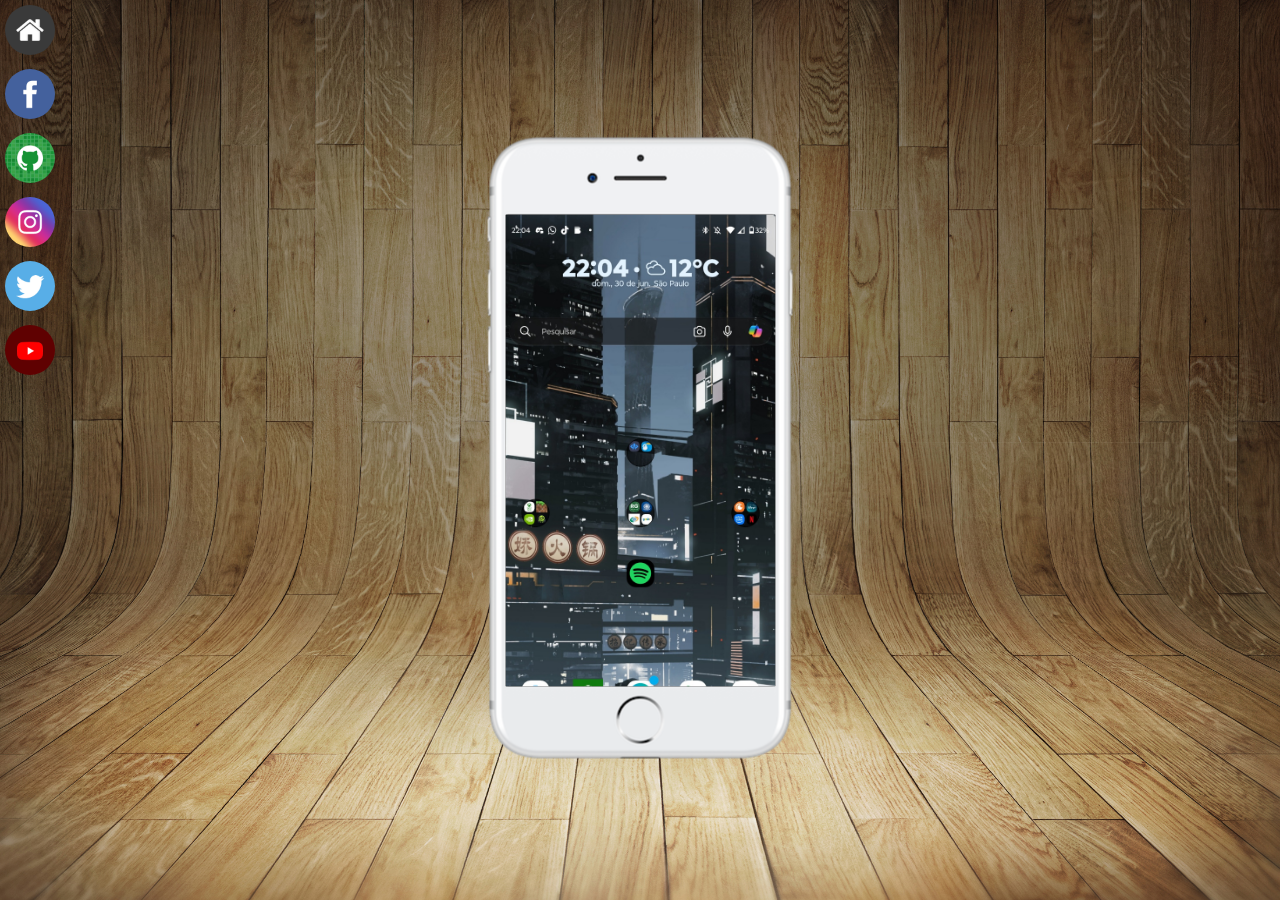
<file: index.html>
<!DOCTYPE html>
<html lang="pt-br">
<head>
    <meta charset="UTF-8">
    <meta name="viewport" content="width=device-width, initial-scale=1.0">
    <title>Projeto Redes Sociais</title>
    <link rel="shortcut icon" href="favicon.ico" type="image/x-icon">
    <link rel="stylesheet" href="style/style.css">
</head>
<body>
    <main>
        <section id="telefone">
            <img src="images/frame-iphone.png" alt="">
            <iframe src="home.html" name="tela" id="tela" frameborder="0"></iframe>
        </section>

        <section id="redes">
            <a href="home.html" target="tela">
                <img class="botao" id="img1" src="images/logo-home.jpg" alt="">
            </a>
            <a href="facebook.html" target="tela">
                <img class="botao" id="img2" src="images/logo-facebook.jpg" alt="">
            </a>
            <a href="github.html" target="tela">
                <img class="botao" id="img3" src="images/logo-github.jpg" alt="">
            </a>
            <a href="instagram.html" target="tela">
                <img class="botao" id="img4" src="images/logo-instagram.jpg" alt="">
            </a>
            <a href="twitter.html" target="tela">
                <img class="botao" id="img5" src="images/logo-twitter.jpg" alt="">
            </a>
            <a href="youtube.html" target="tela">
                <img class="botao" id="img6" src="images/logo-youtube.jpg" alt="">
            </a>
        </section>
    </main>
</body>
</html>
</file>
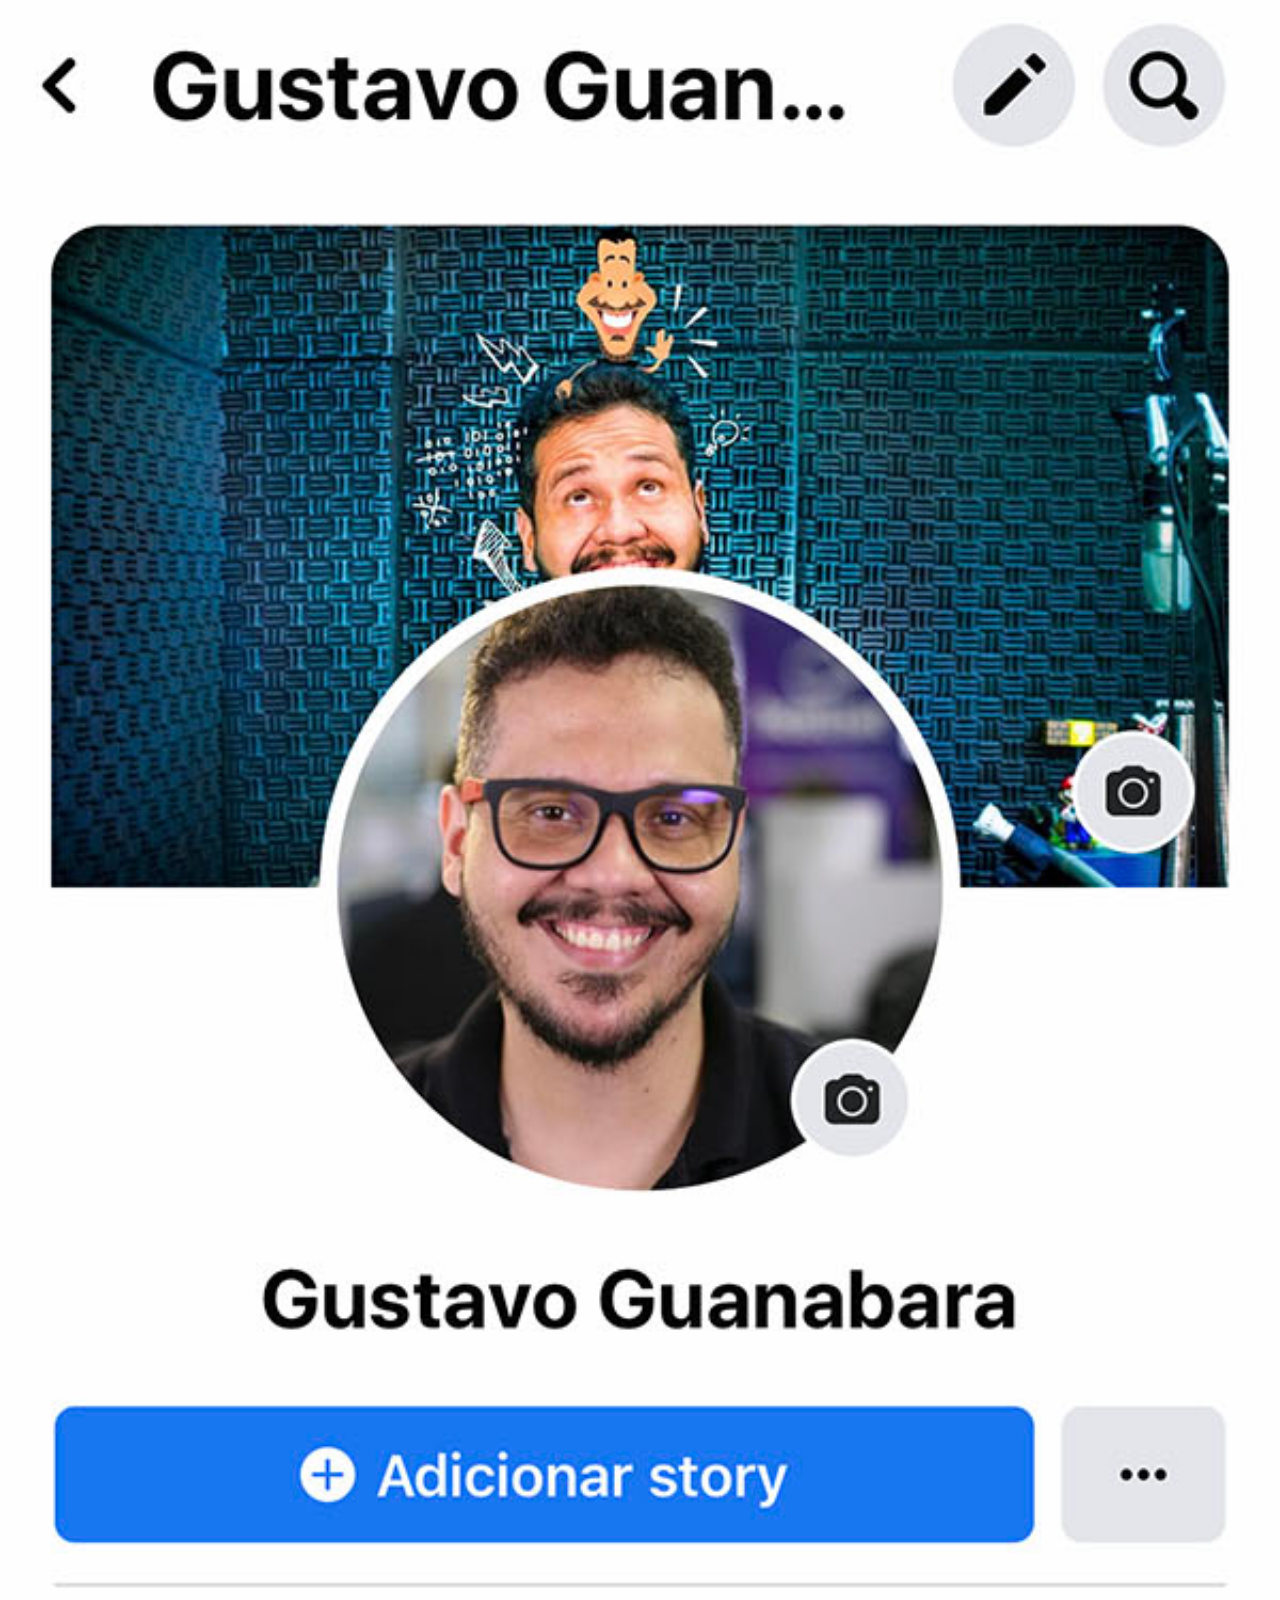
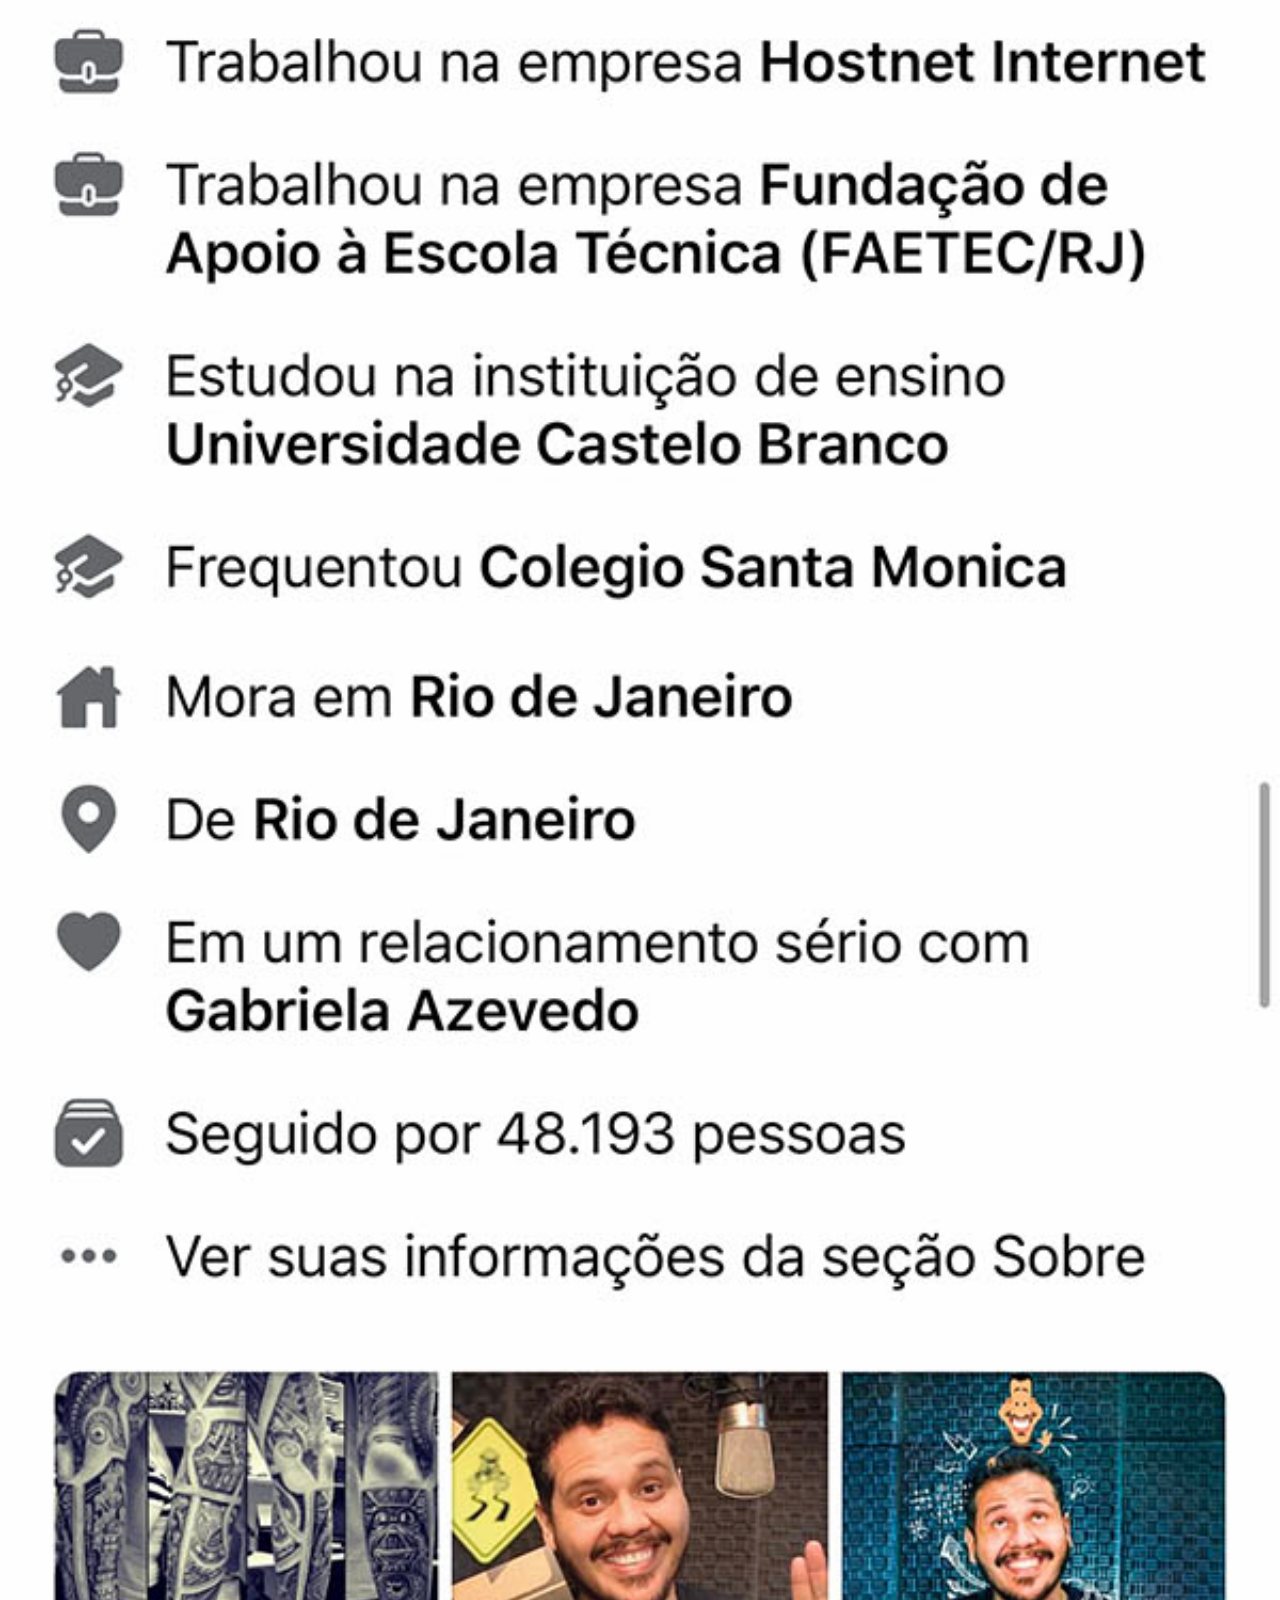
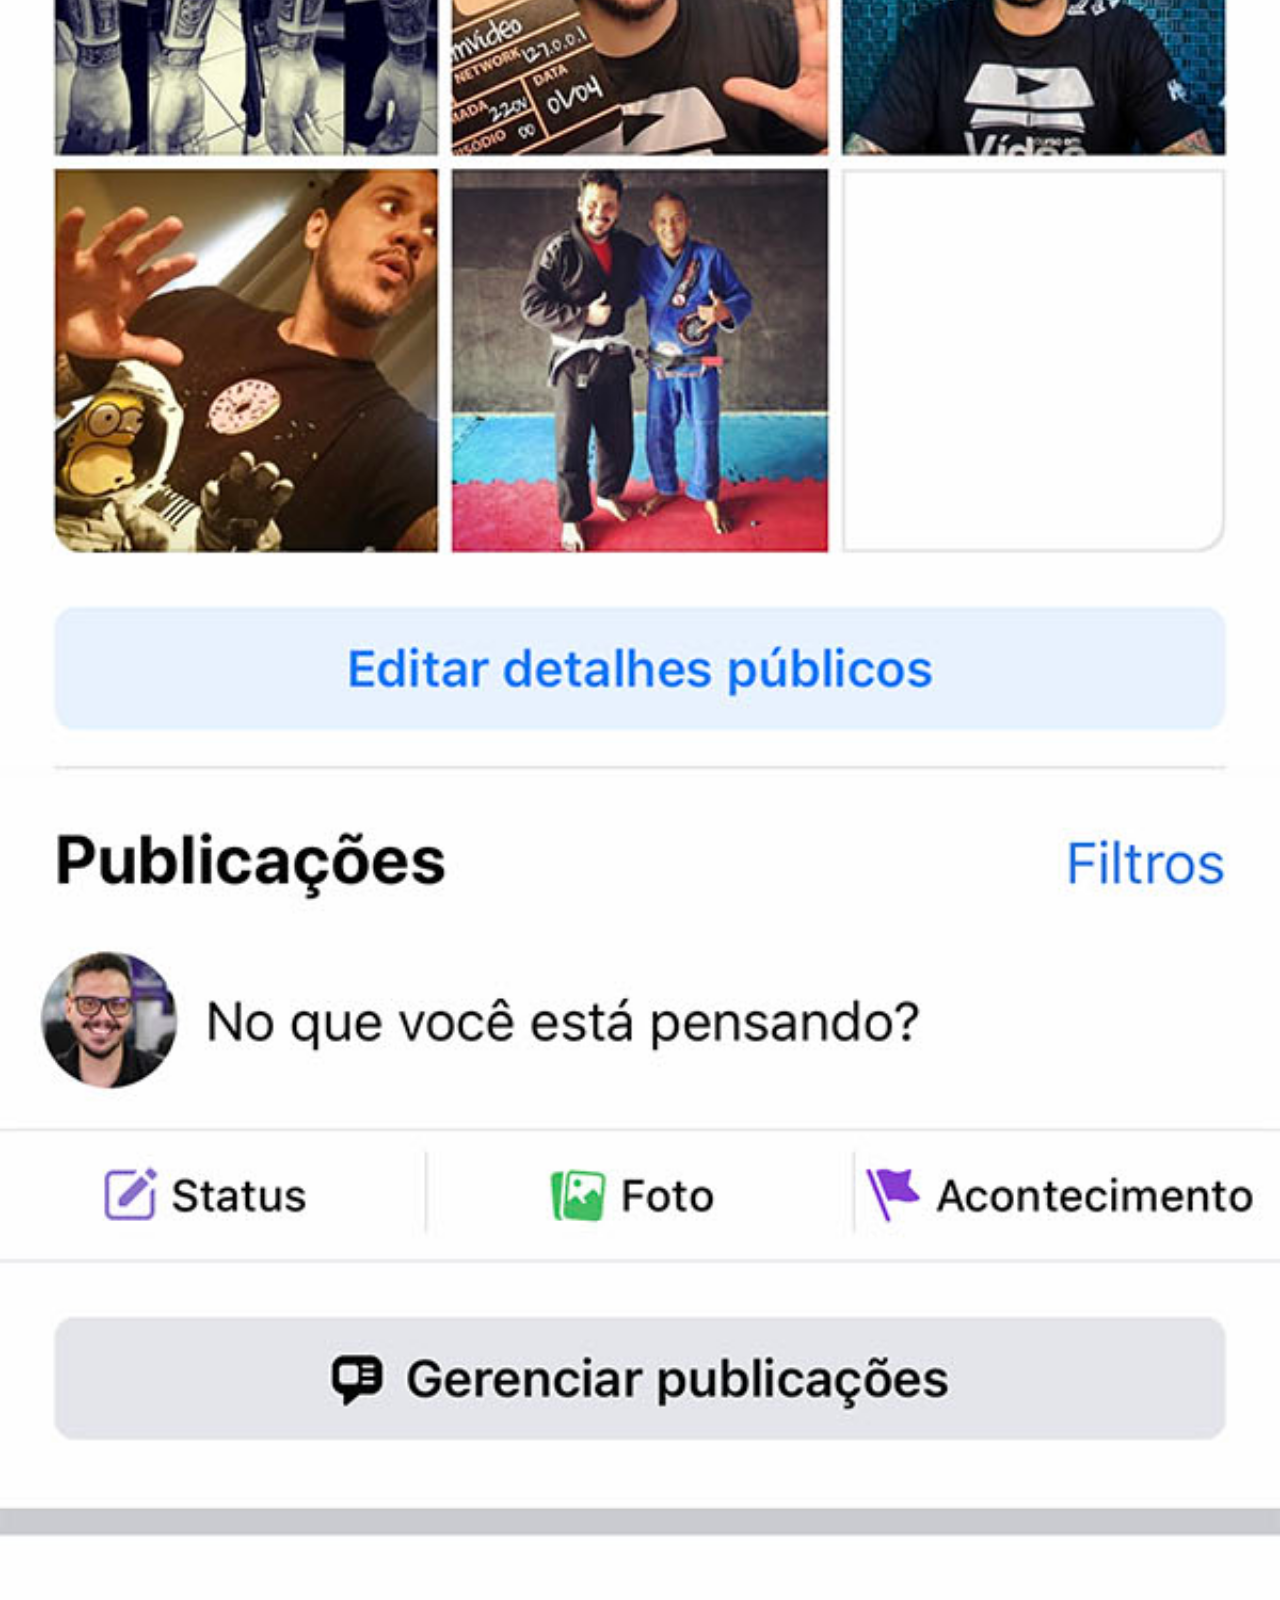
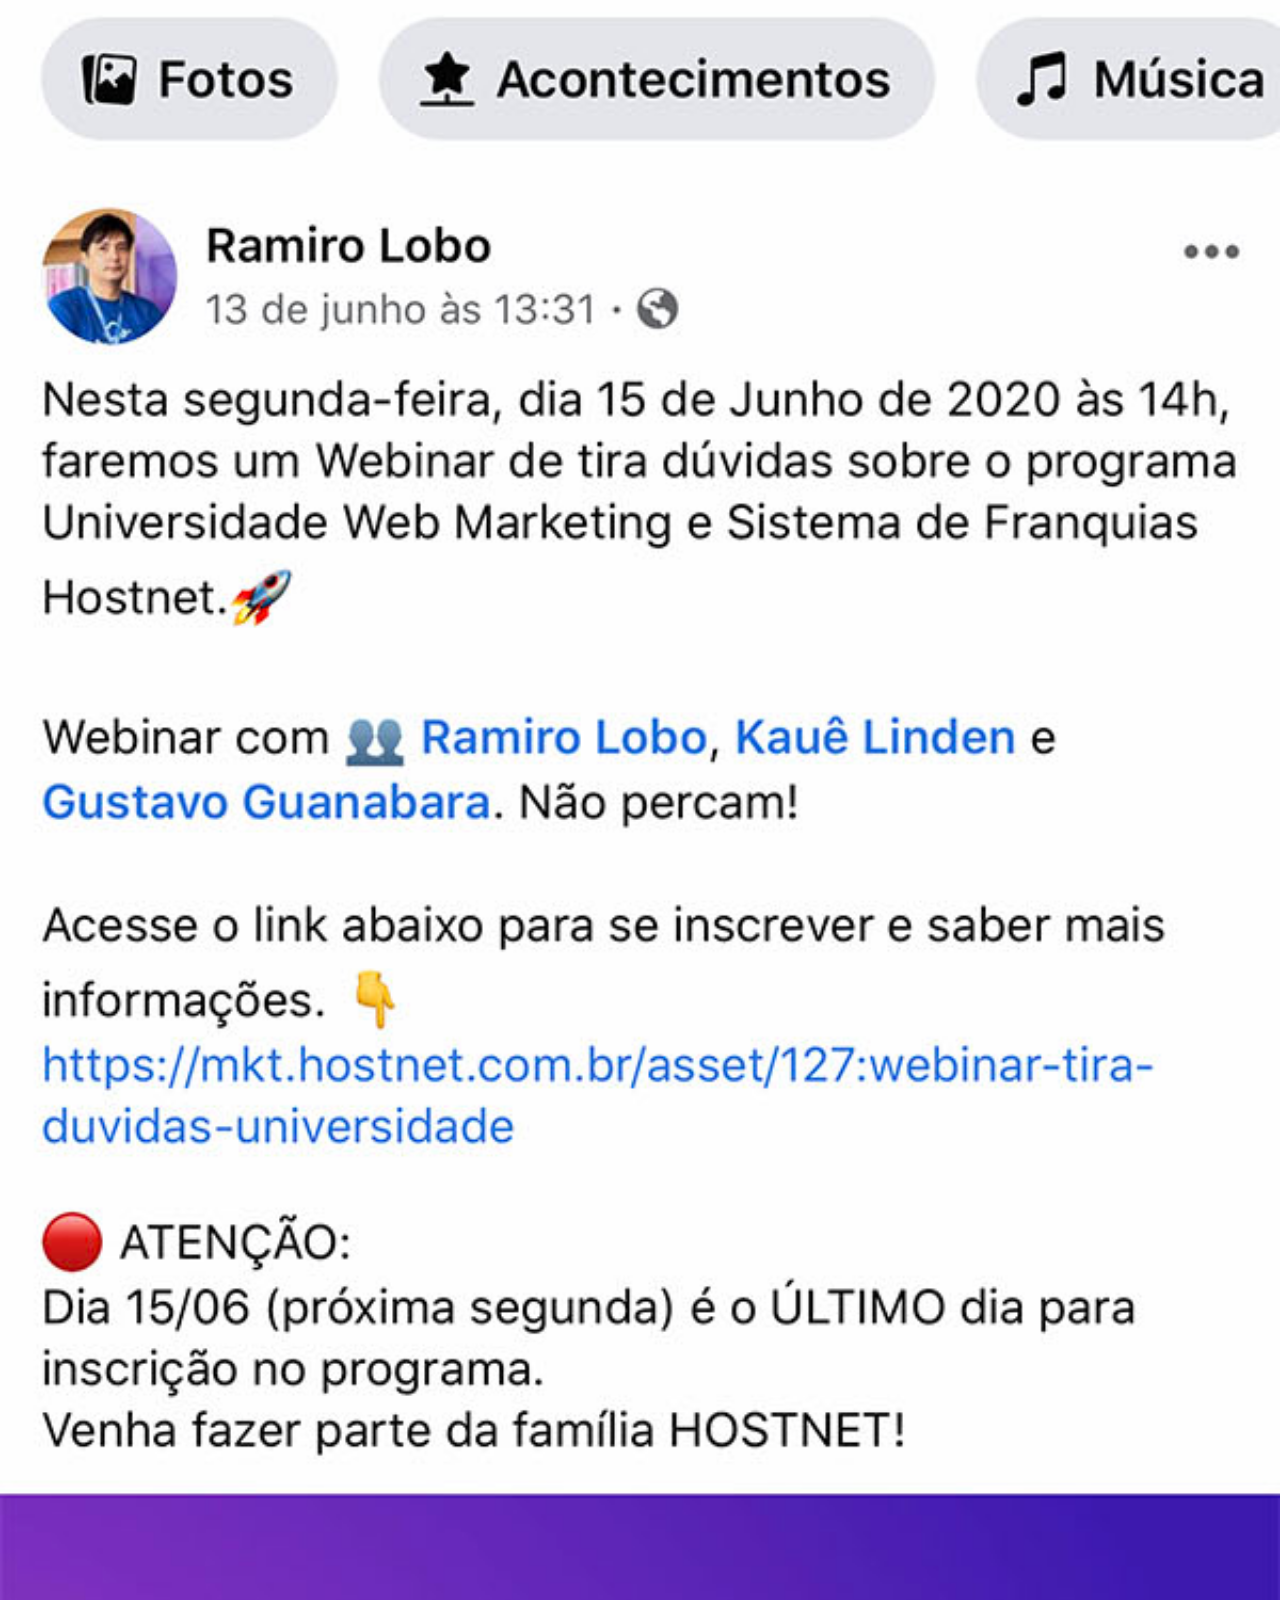
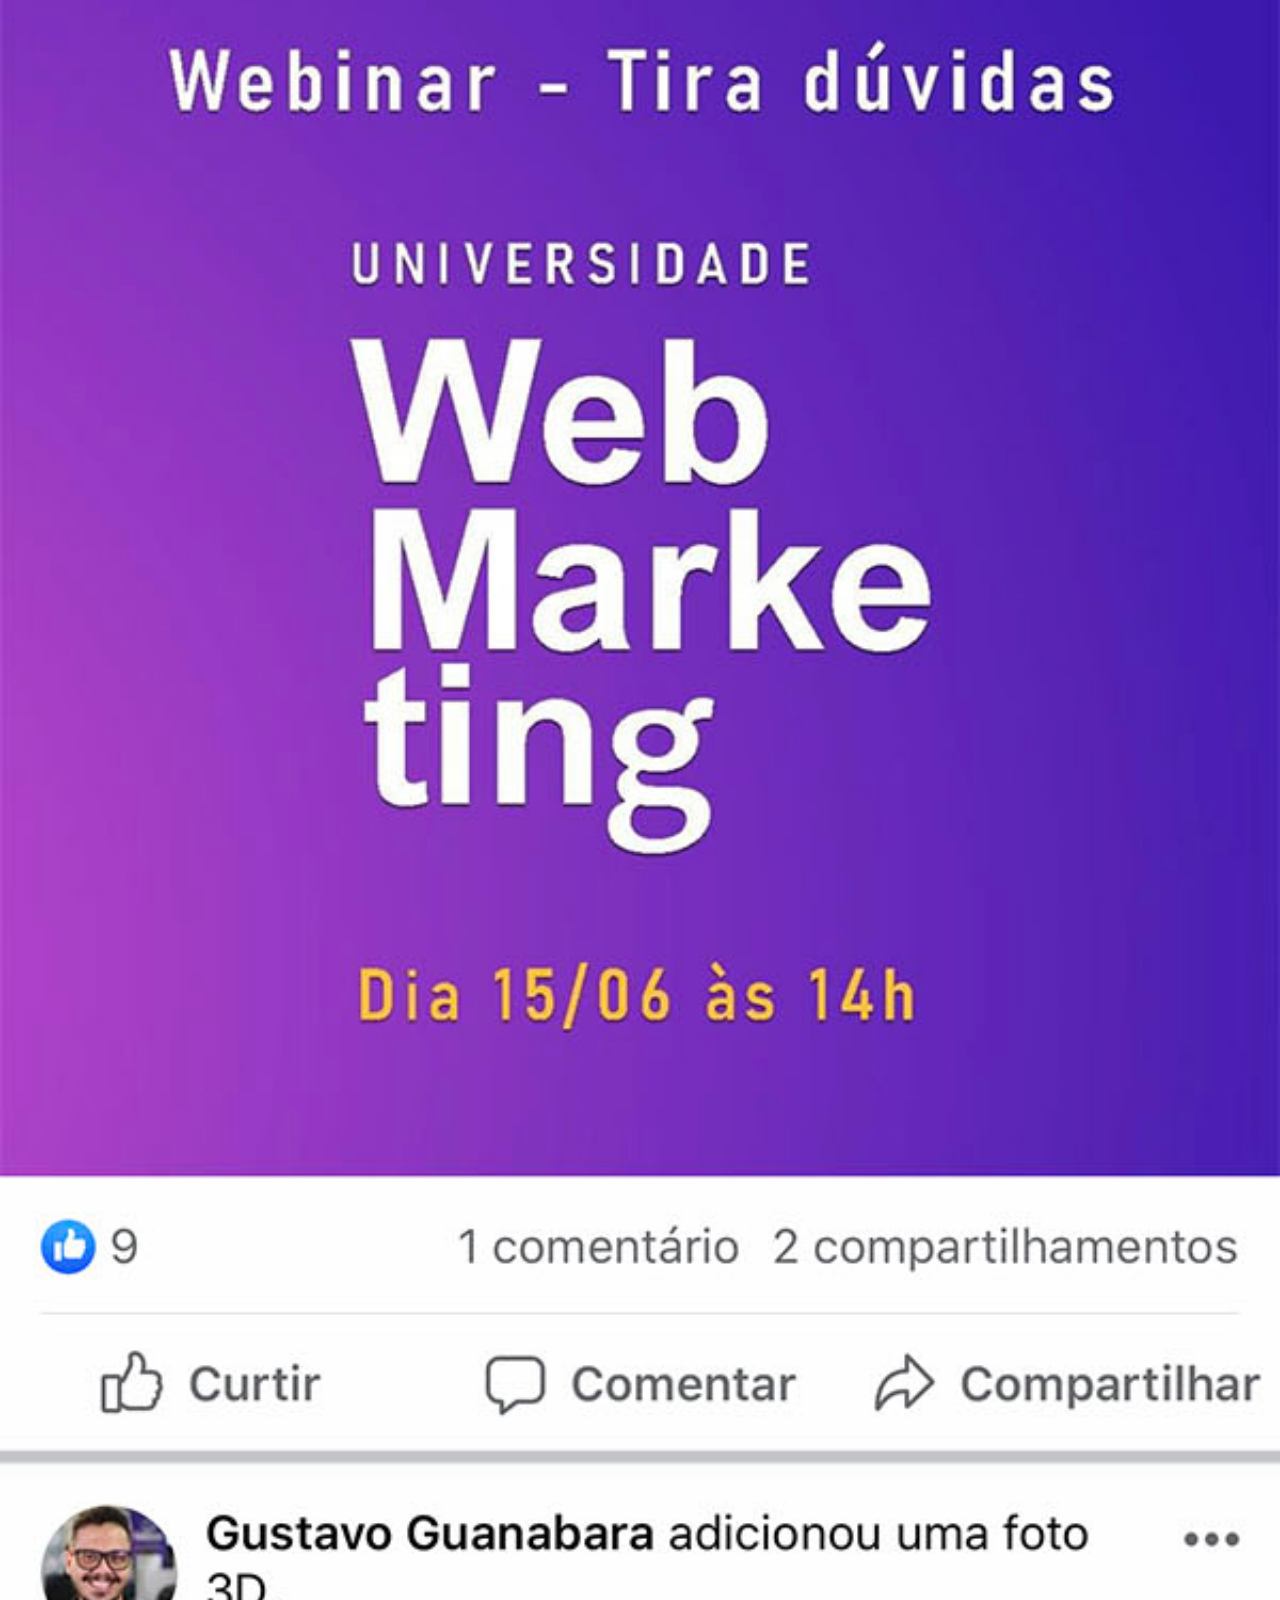
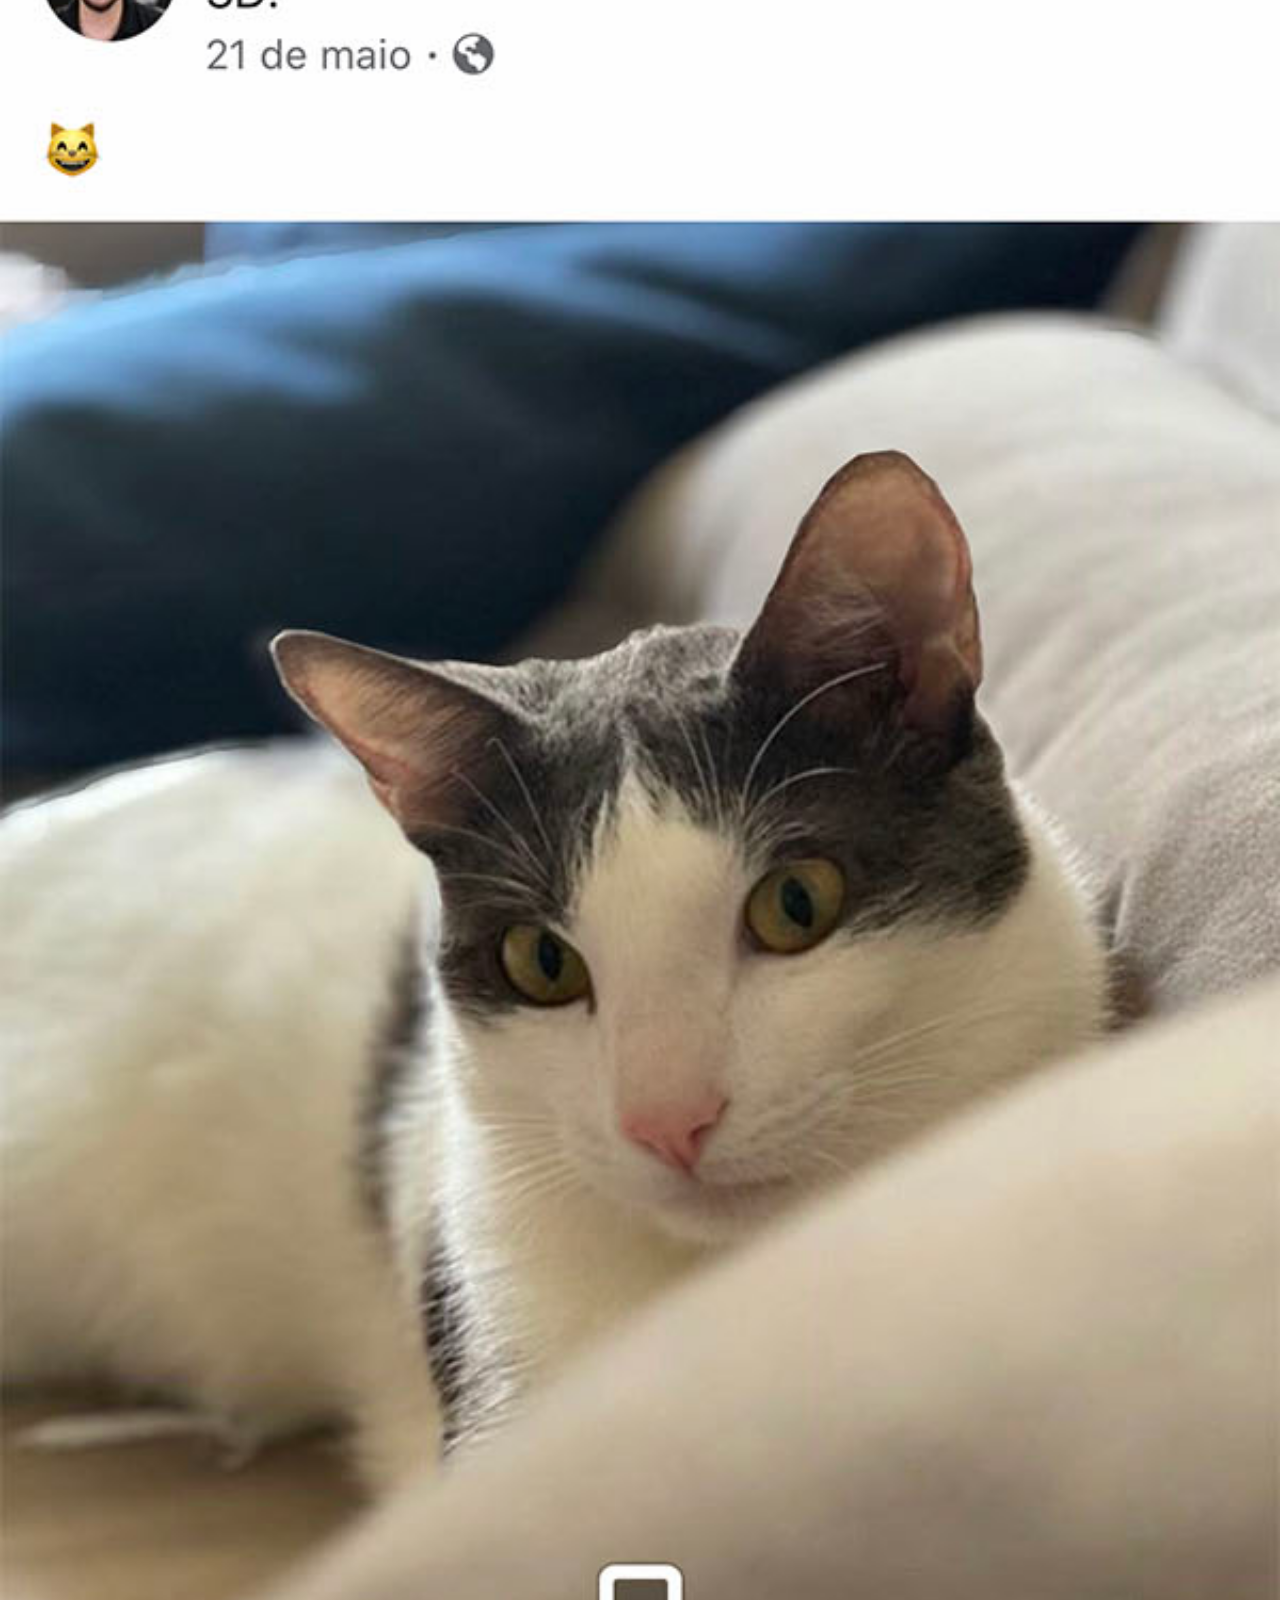
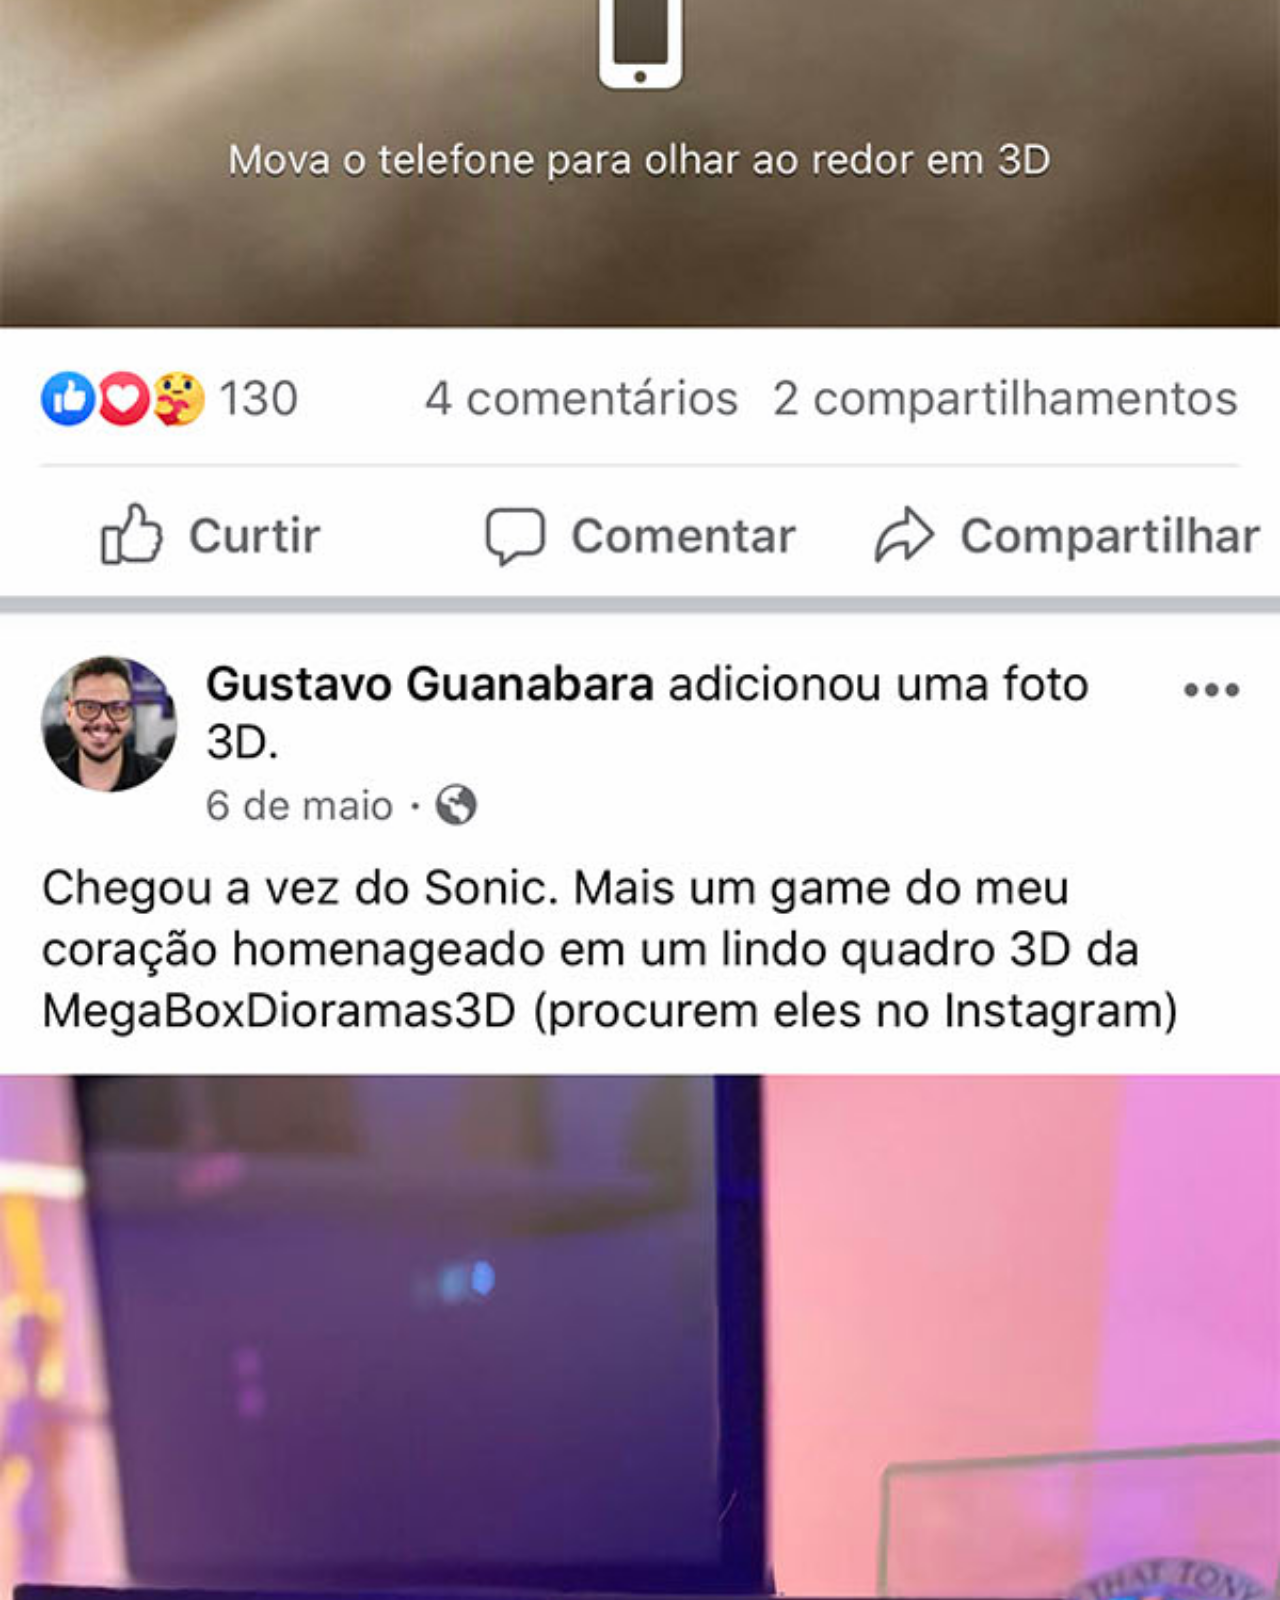
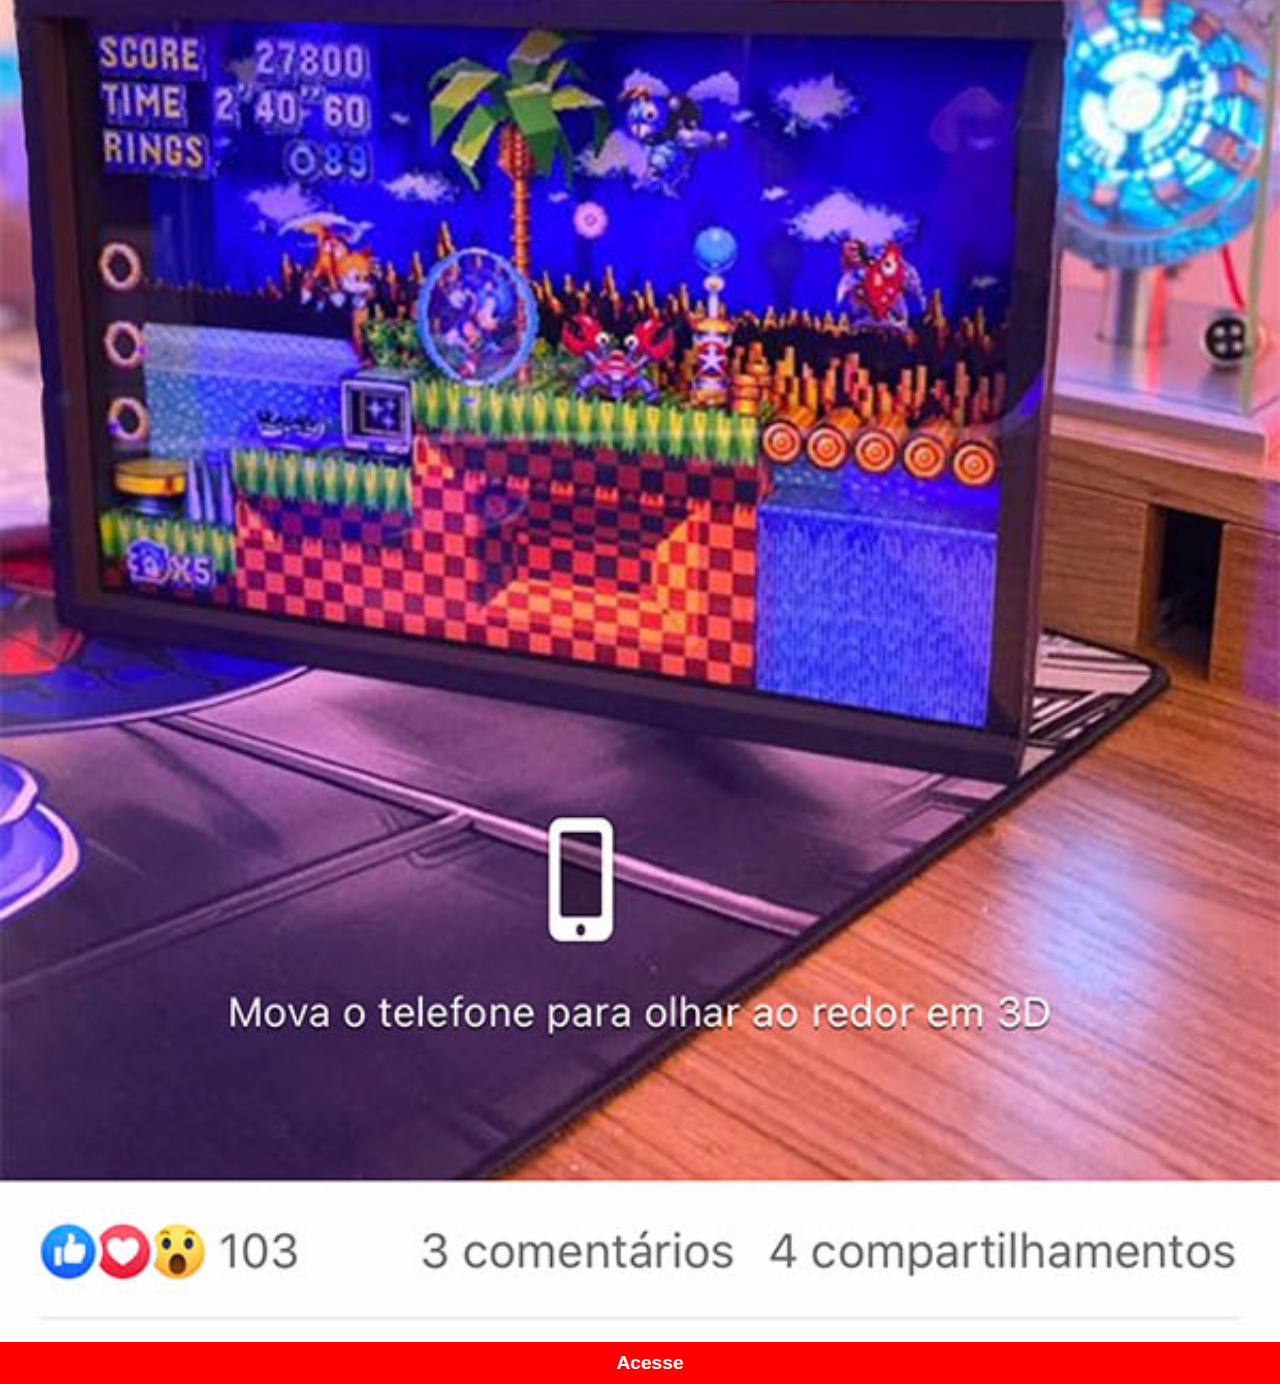
<file: facebook.html>
<!DOCTYPE html>
<html lang="pt-br">
<head>
    <meta charset="UTF-8">
    <meta name="viewport" content="width=device-width, initial-scale=1.0">
    <title>Facebook</title>
    <link rel="stylesheet" href="style/social.css">
</head>
<body>
    <img src="images/tela-facebook.jpg" alt="">
    <a href="#">Acesse</a>
</body>
</html>
</file>
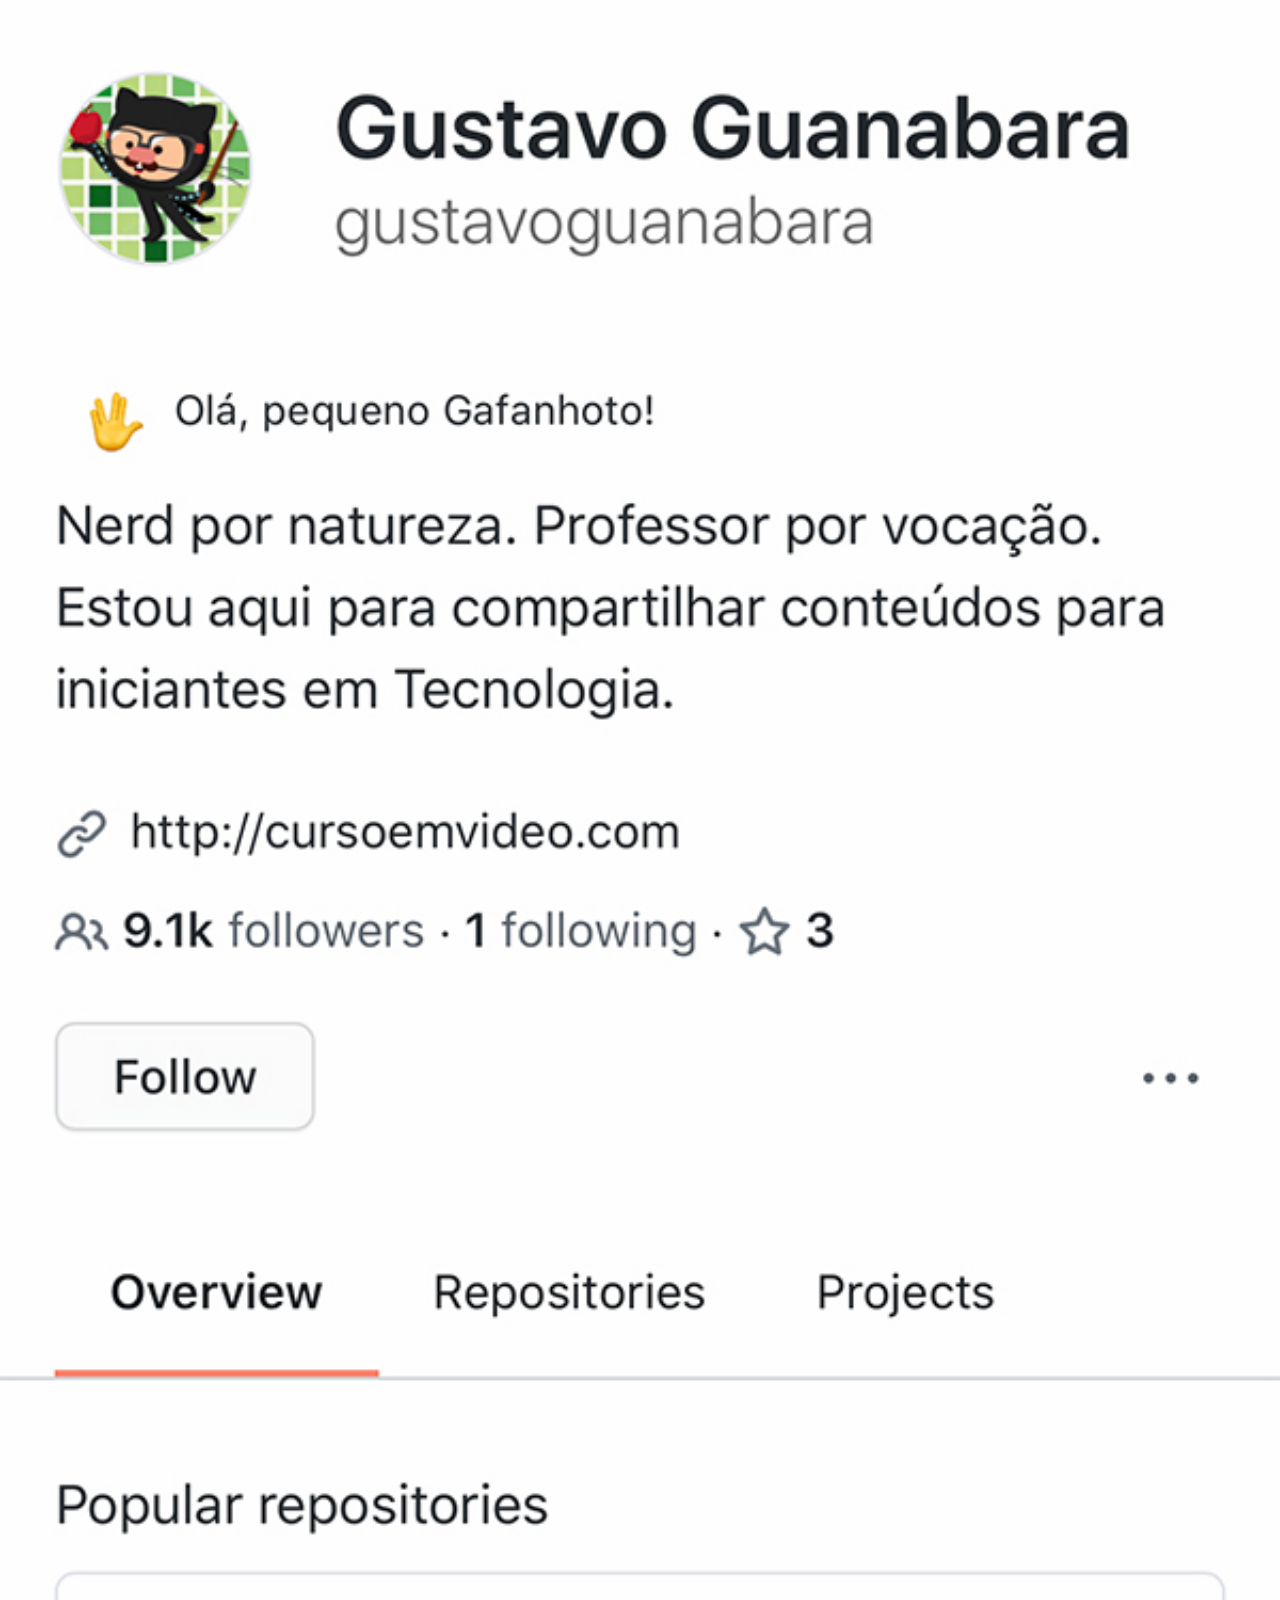
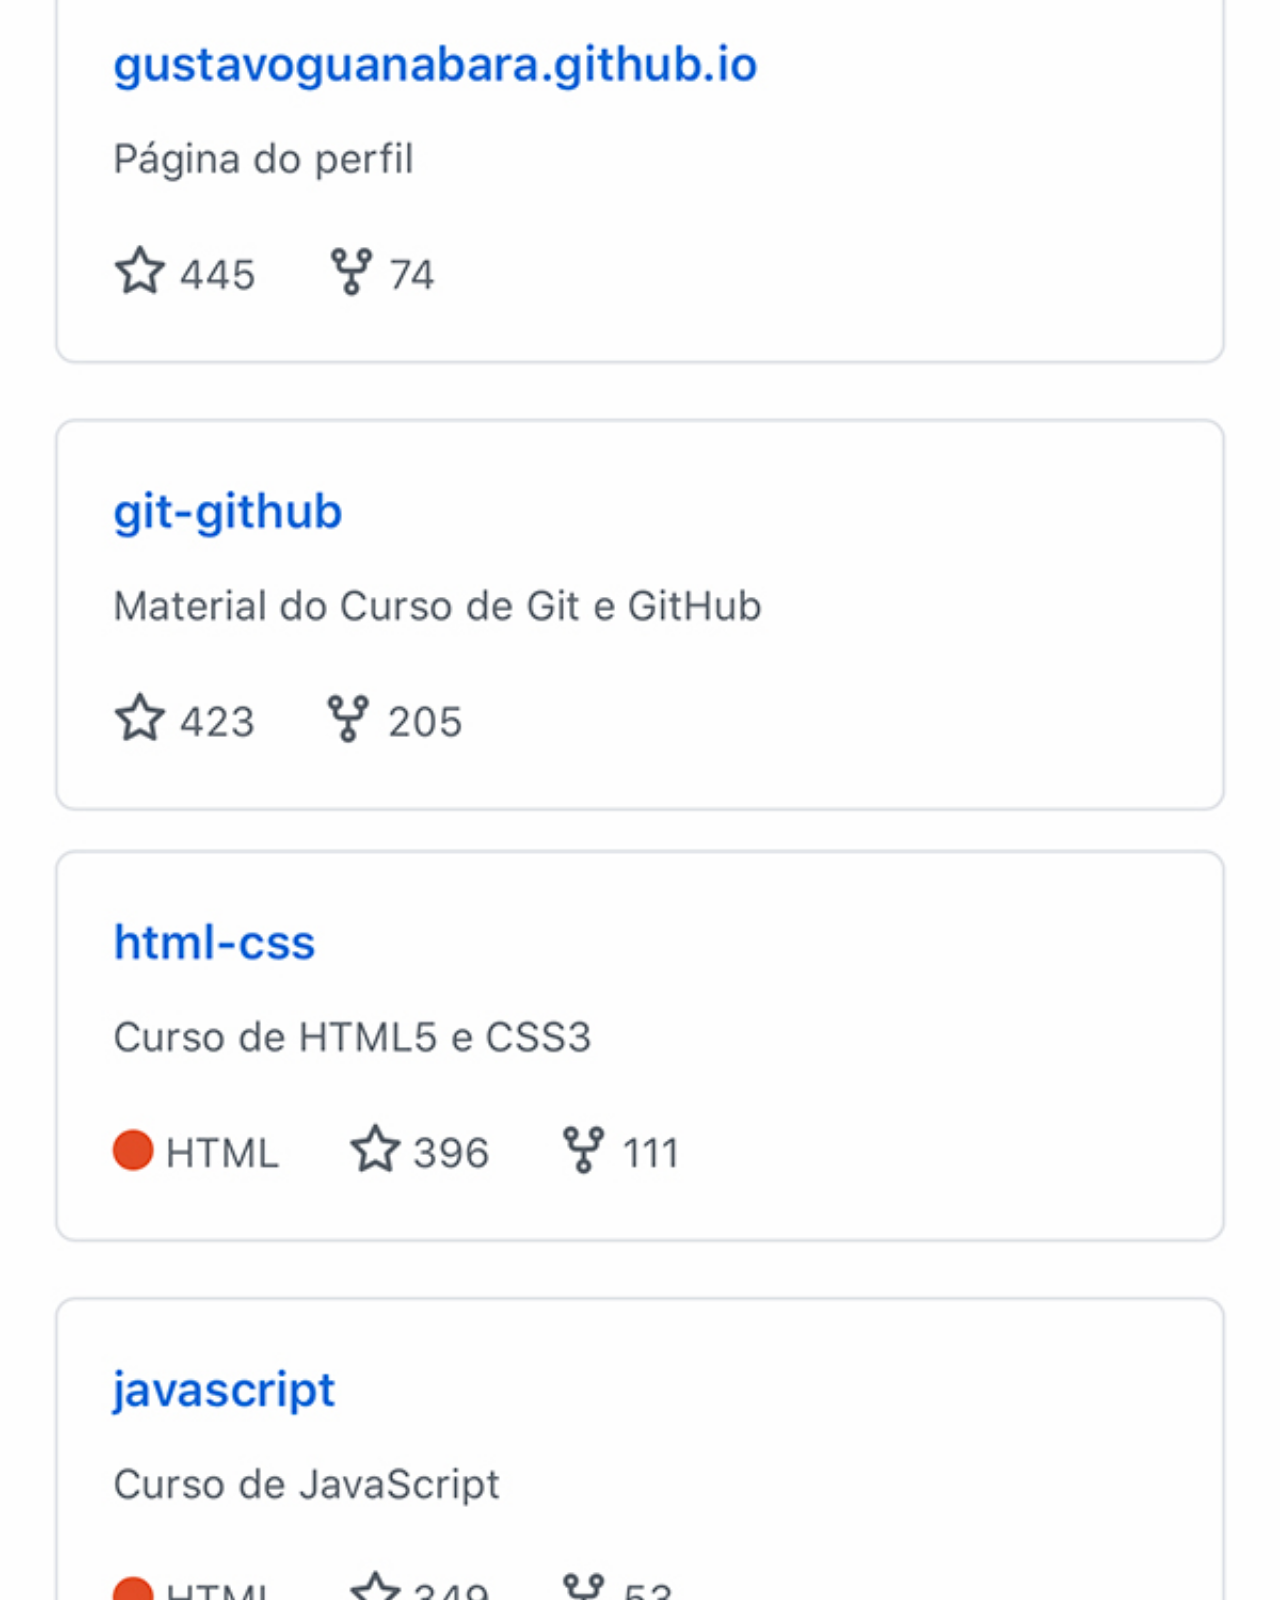
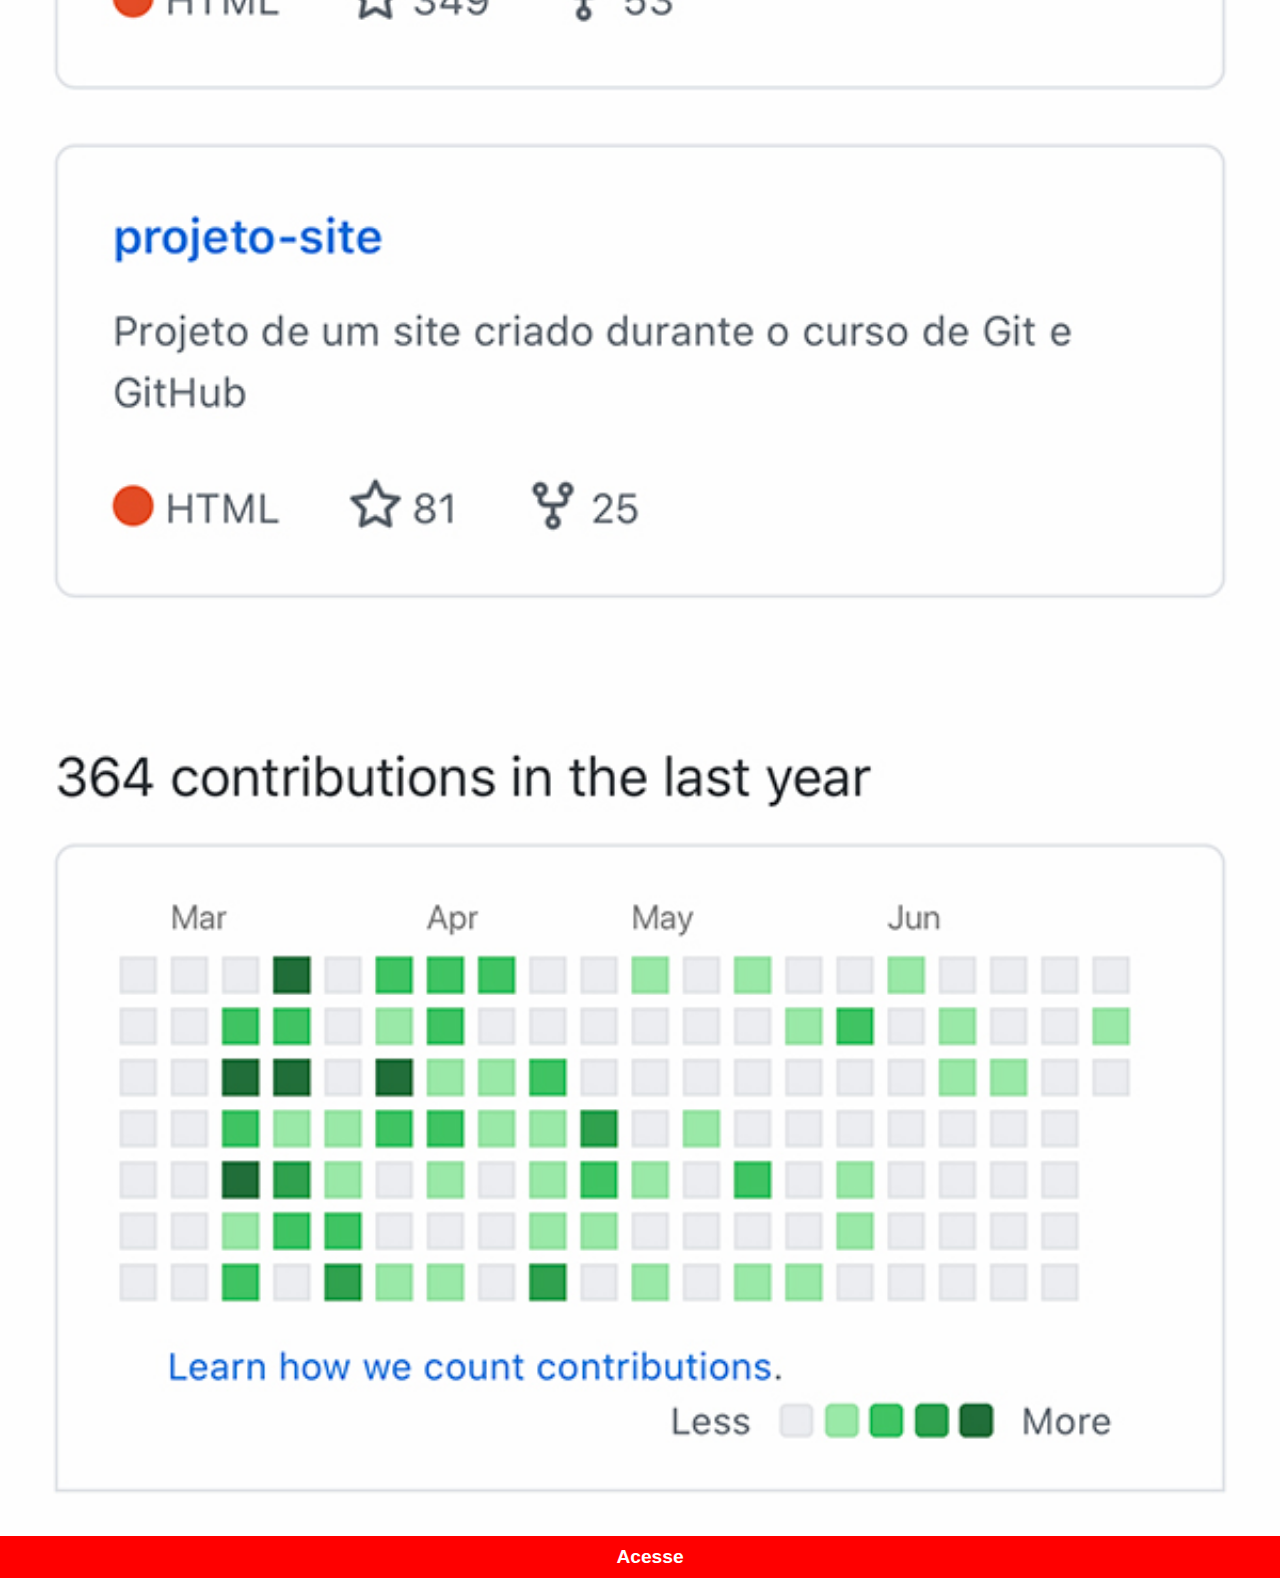
<file: github.html>
<!DOCTYPE html>
<html lang="pt-br">
<head>
    <meta charset="UTF-8">
    <meta name="viewport" content="width=device-width, initial-scale=1.0">
    <title>GitHub</title>
    <link rel="stylesheet" href="style/social.css">
</head>
<body>
    <img src="images/tela-github.jpg" alt="">
    <a href="https://github.com/Jhown-glitch" target="_blank">Acesse</a>
</body>
</html>
</file>
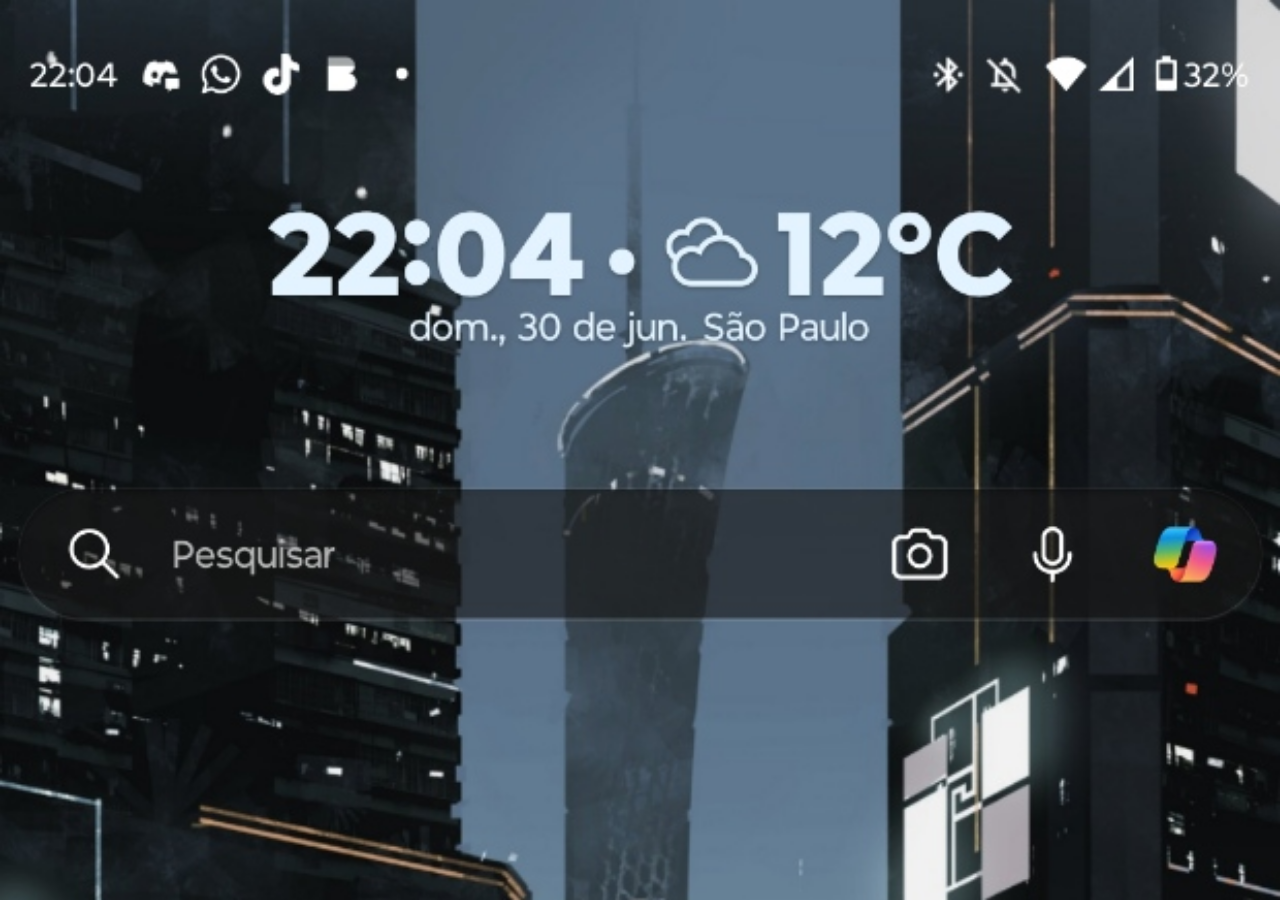
<file: home.html>
<!DOCTYPE html>
<html lang="pt-br">
<head>
    <meta charset="UTF-8">
    <meta name="viewport" content="width=device-width, initial-scale=1.0">
    <title>Home</title>
    <style>
        * {
            margin: 0px;
            padding: 0px;
        }

        body {
            width: 100vw;
            height: 100vh;
            background: black url(images/tela-home.png) no-repeat
            top center;
            background-size: cover;
        }
    </style>
</head>
<body>
    
</body>
</html>
</file>
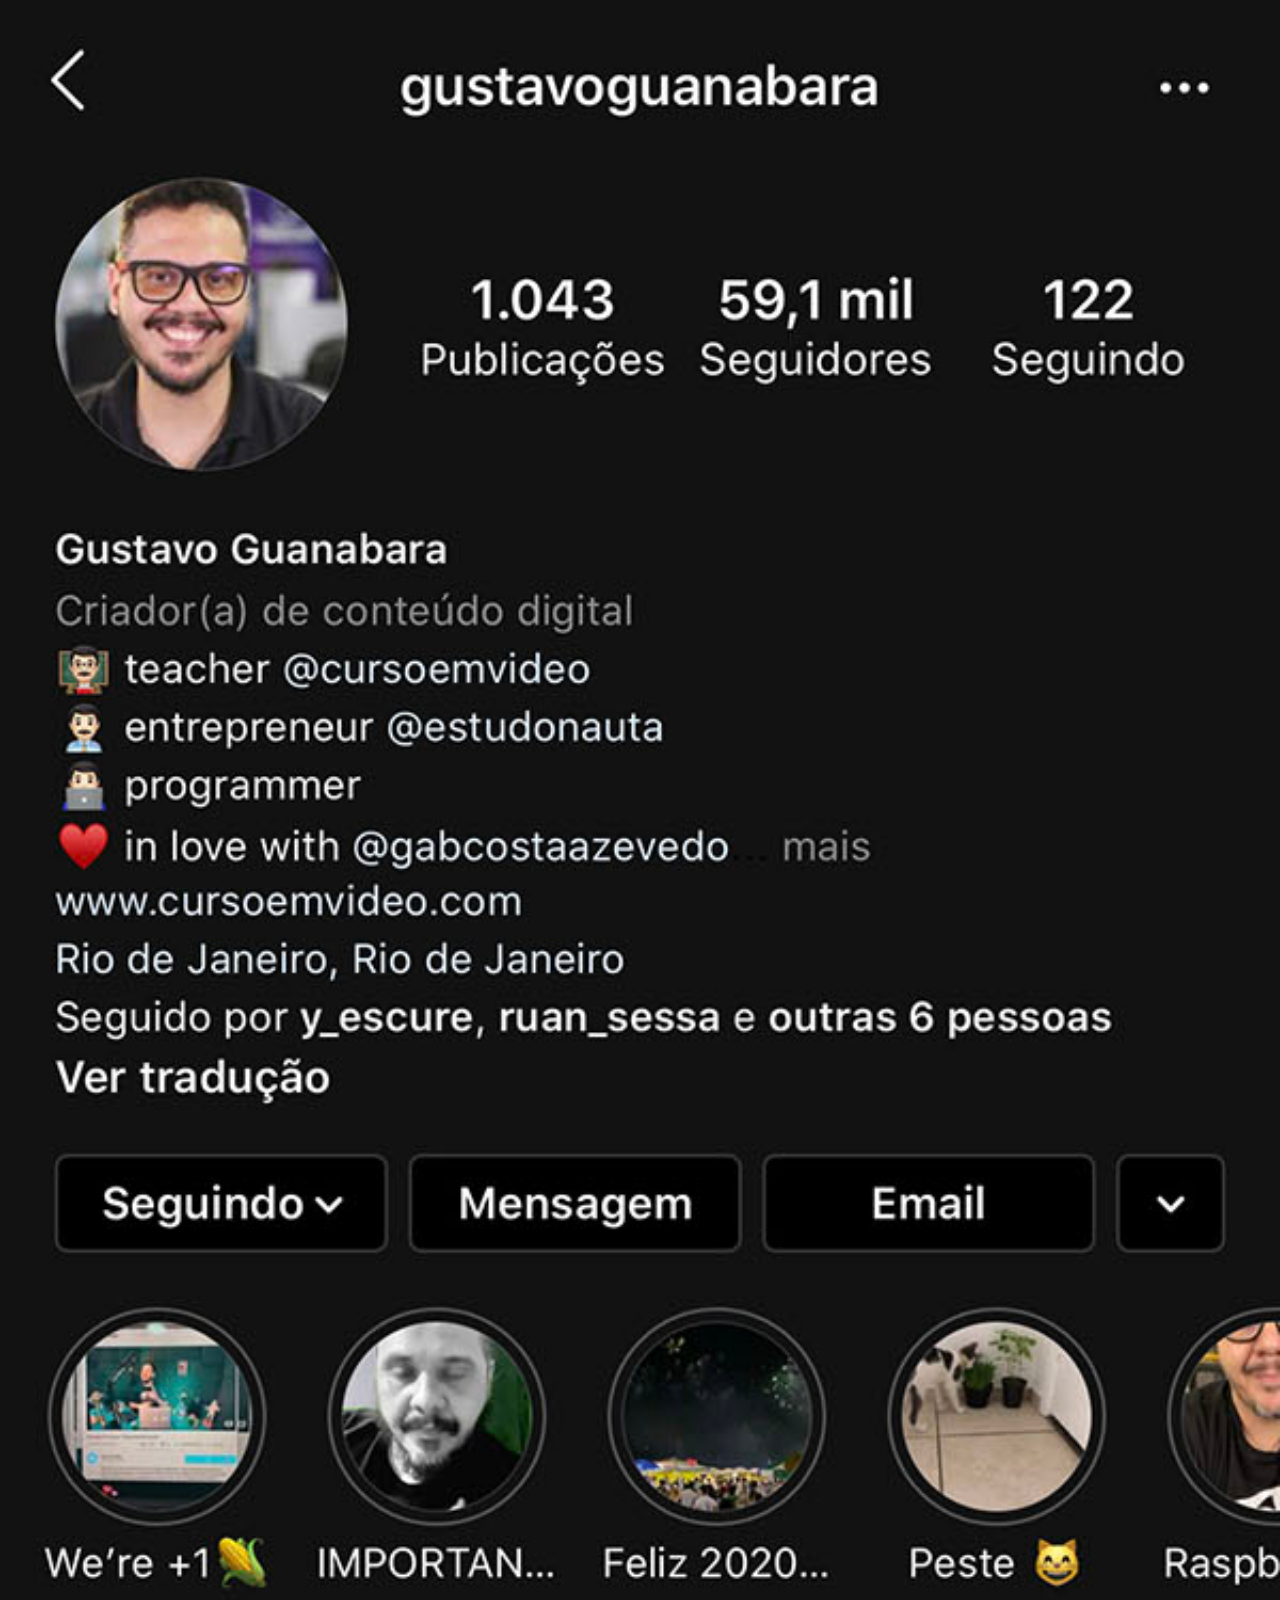
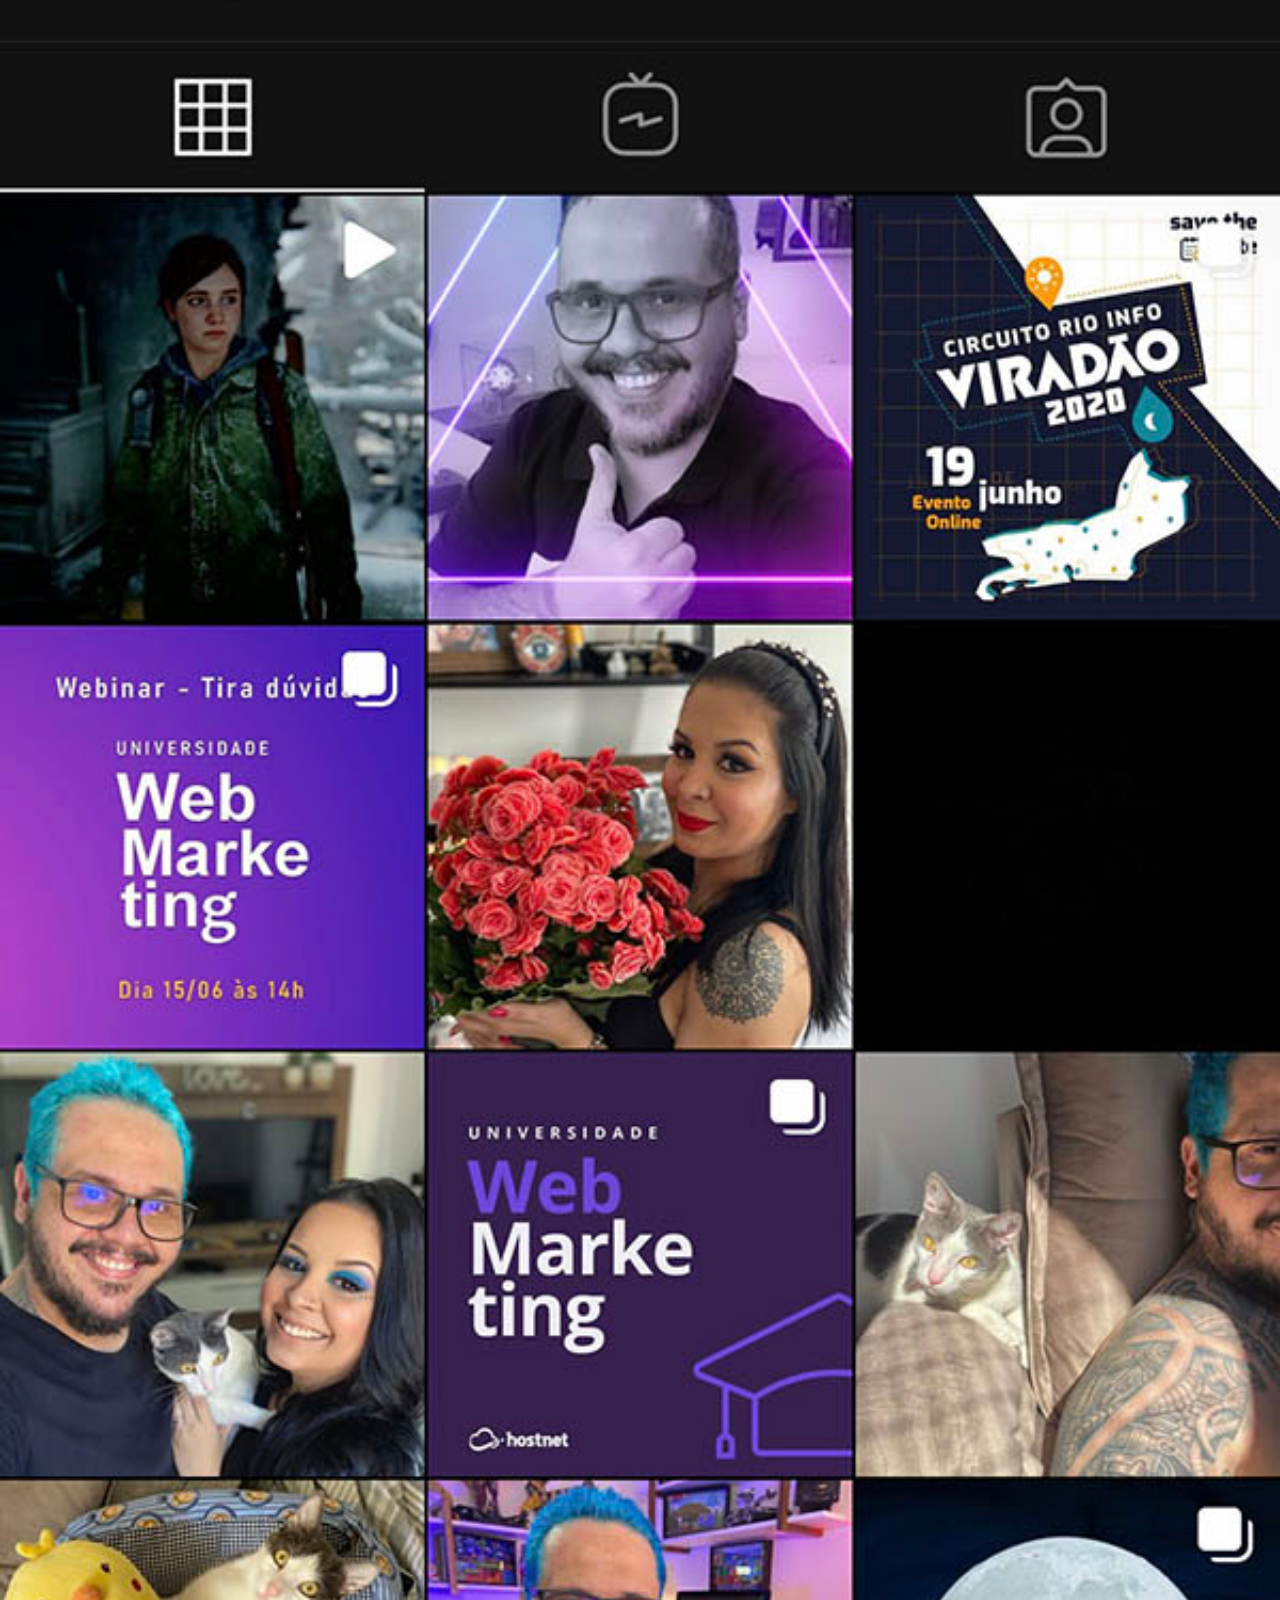
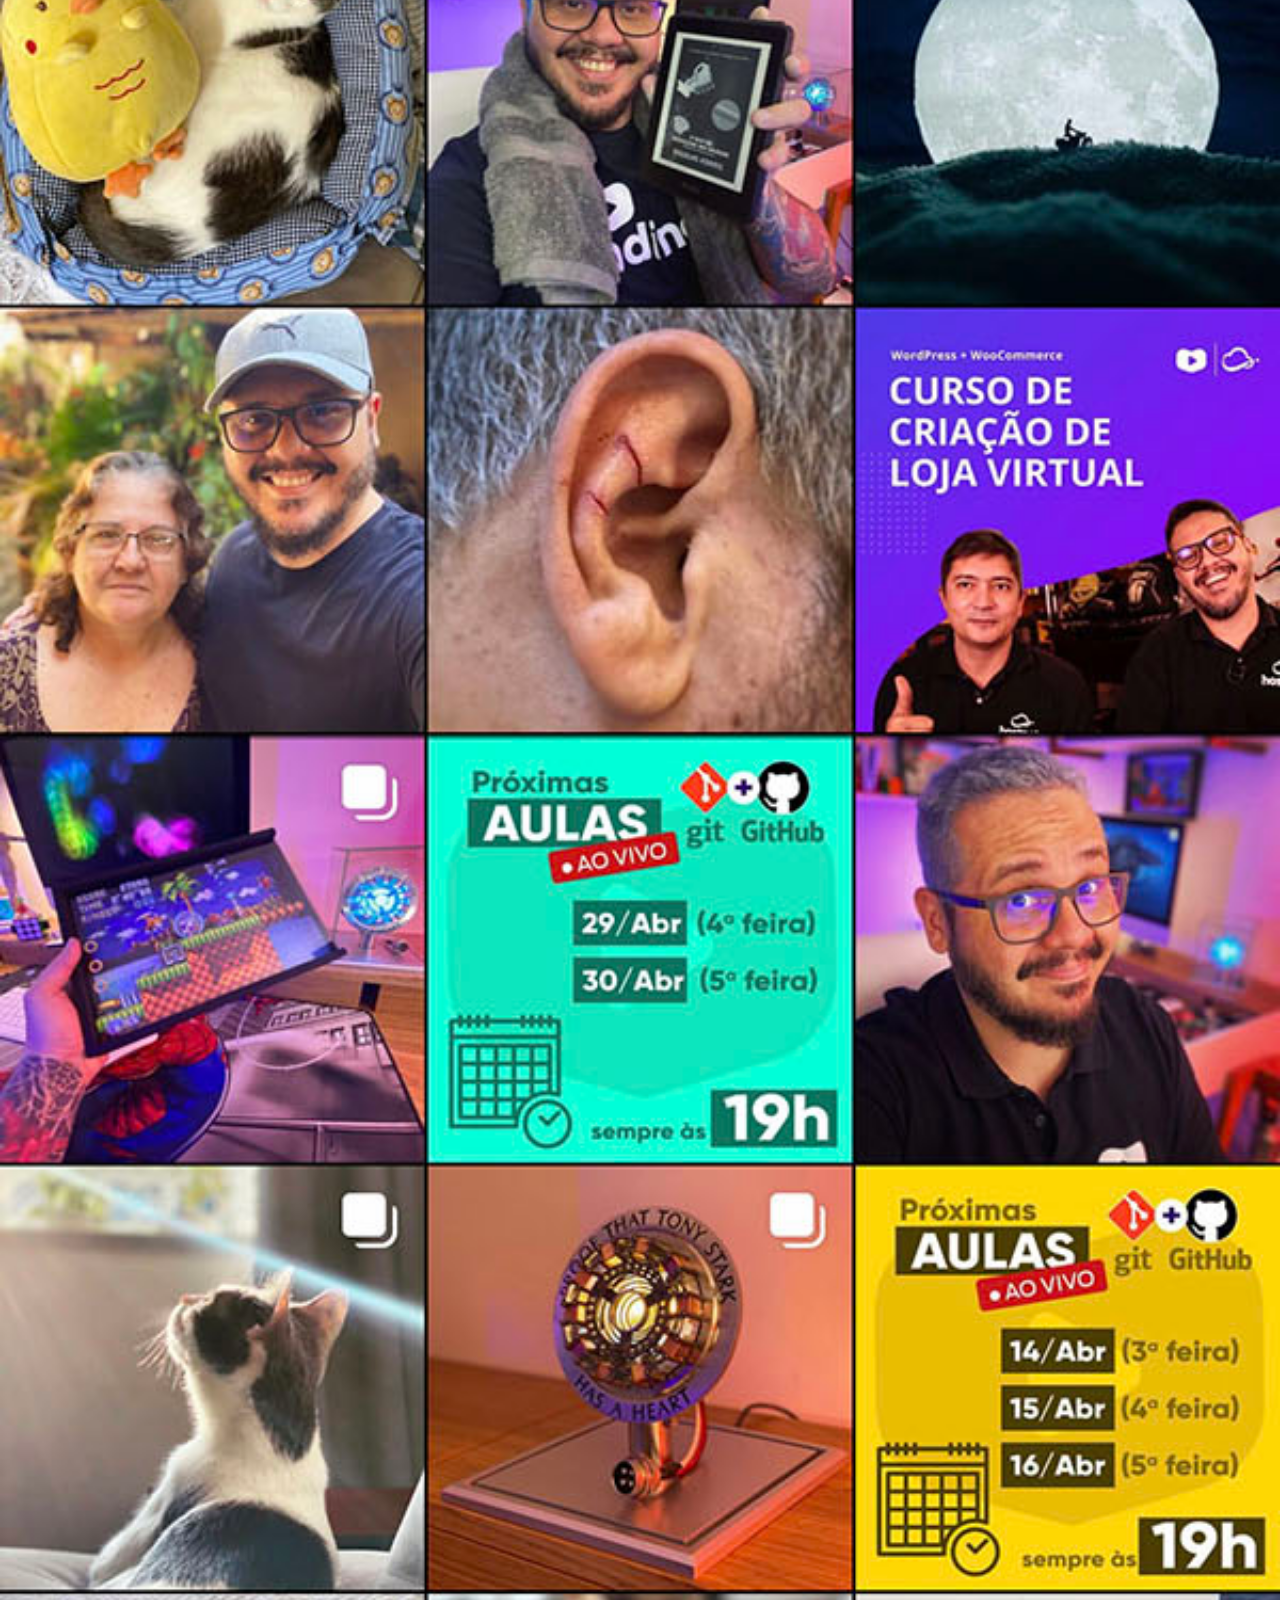
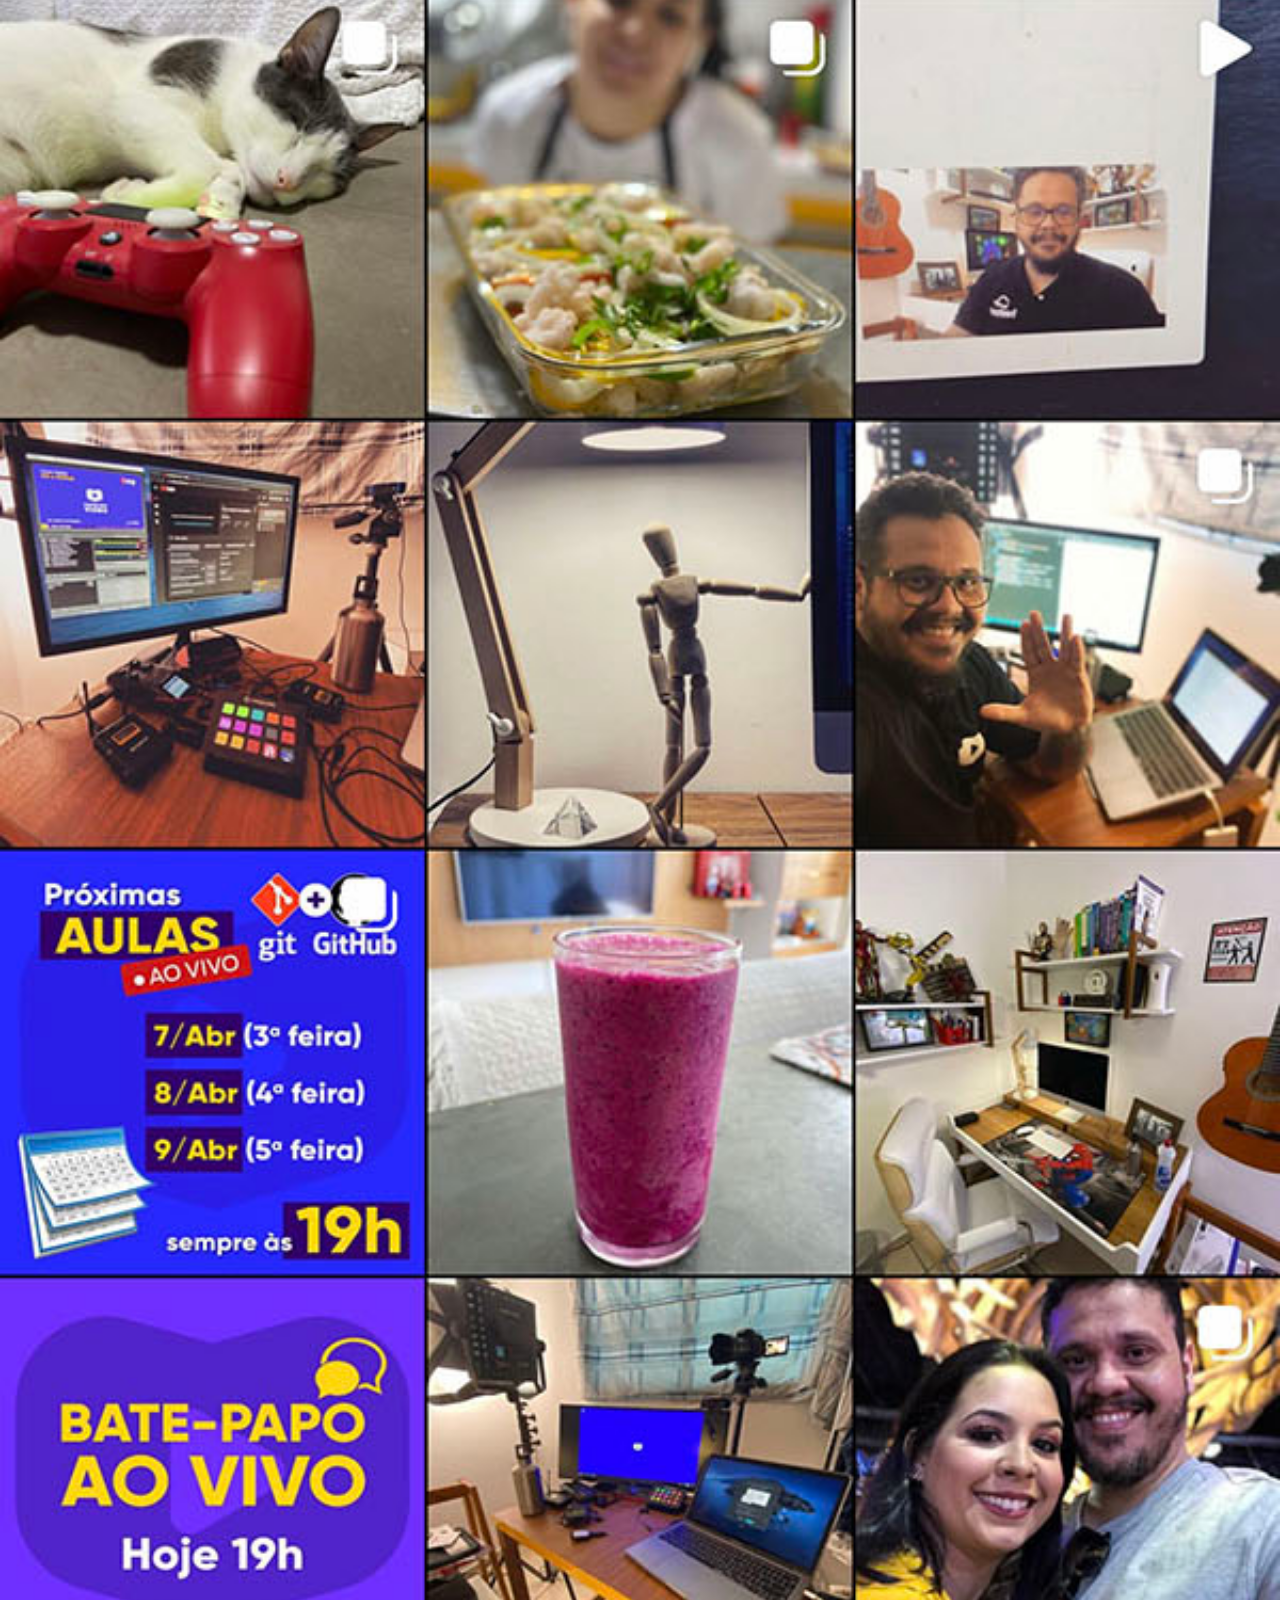
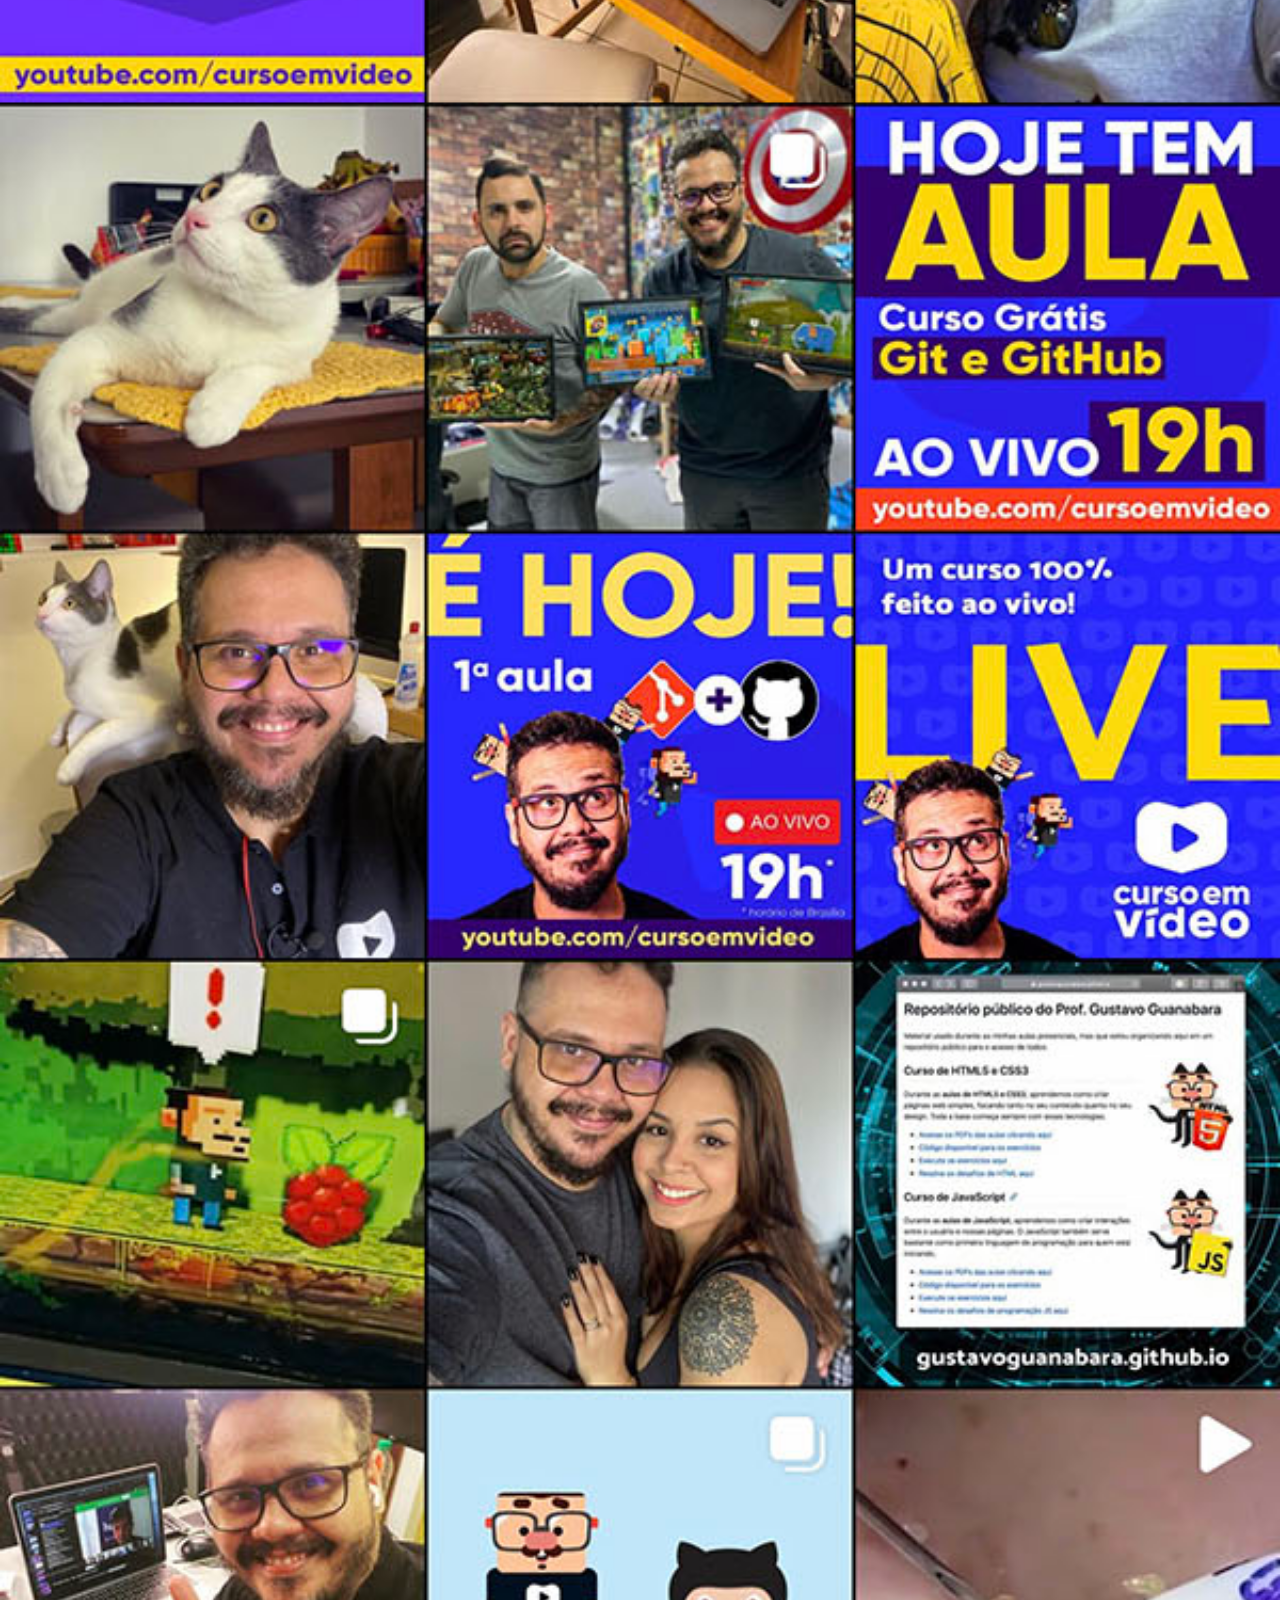
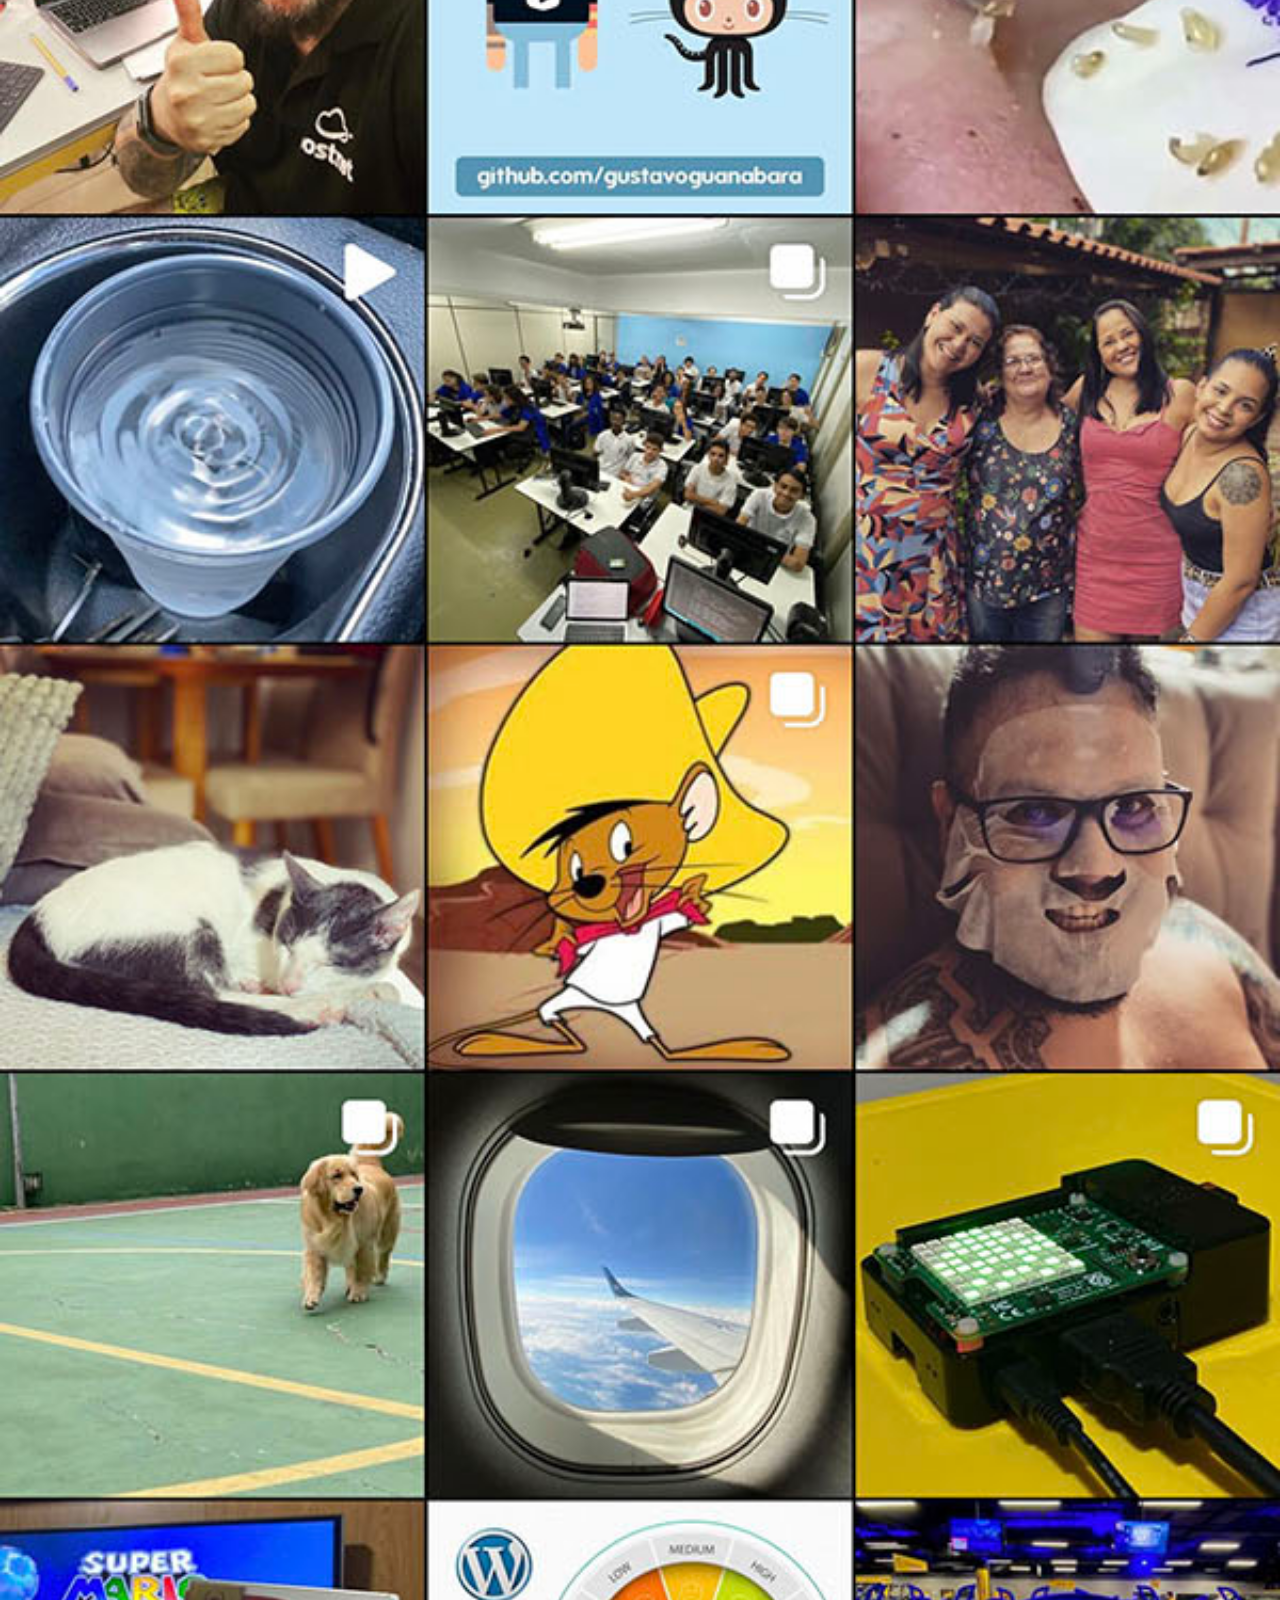
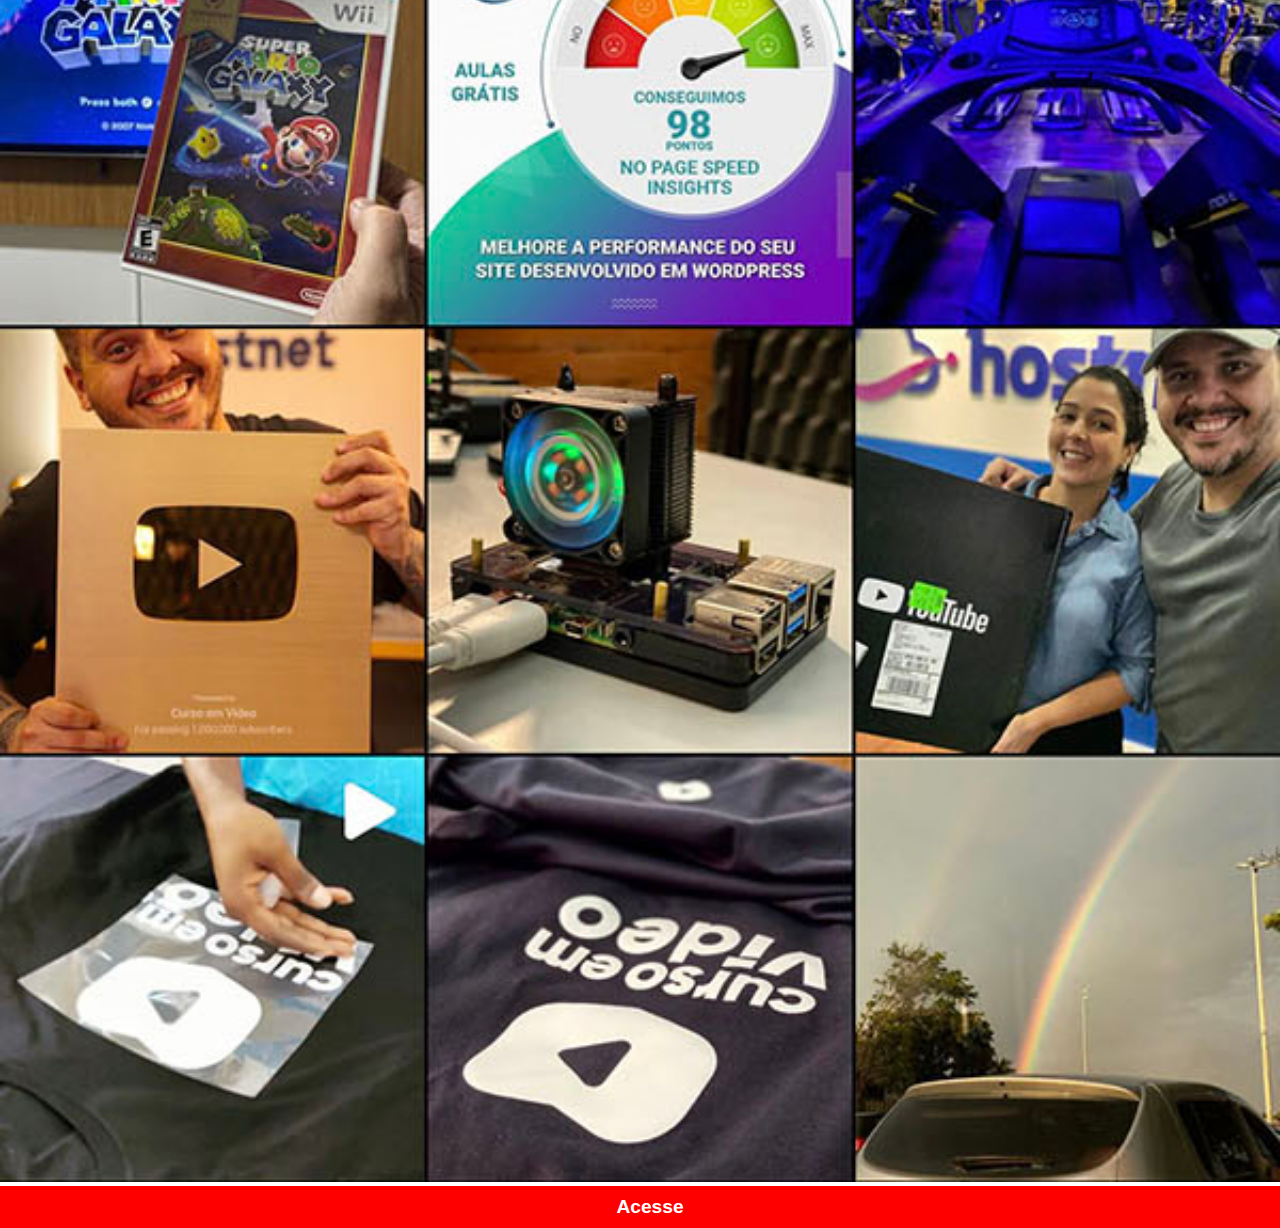
<file: instagram.html>
<!DOCTYPE html>
<html lang="pt-br">
<head>
    <meta charset="UTF-8">
    <meta name="viewport" content="width=device-width, initial-scale=1.0">
    <title>Instagram</title>
    <link rel="stylesheet" href="style/social.css">
</head>
<body>
    <img src="images/tela-instagram.jpg" alt="">
    <a href="https://www.instagram.com/jh0wn_?igsh=NGlocXJzM2F6NWQ3" target="_blank">Acesse</a>
</body>
</html>
</file>
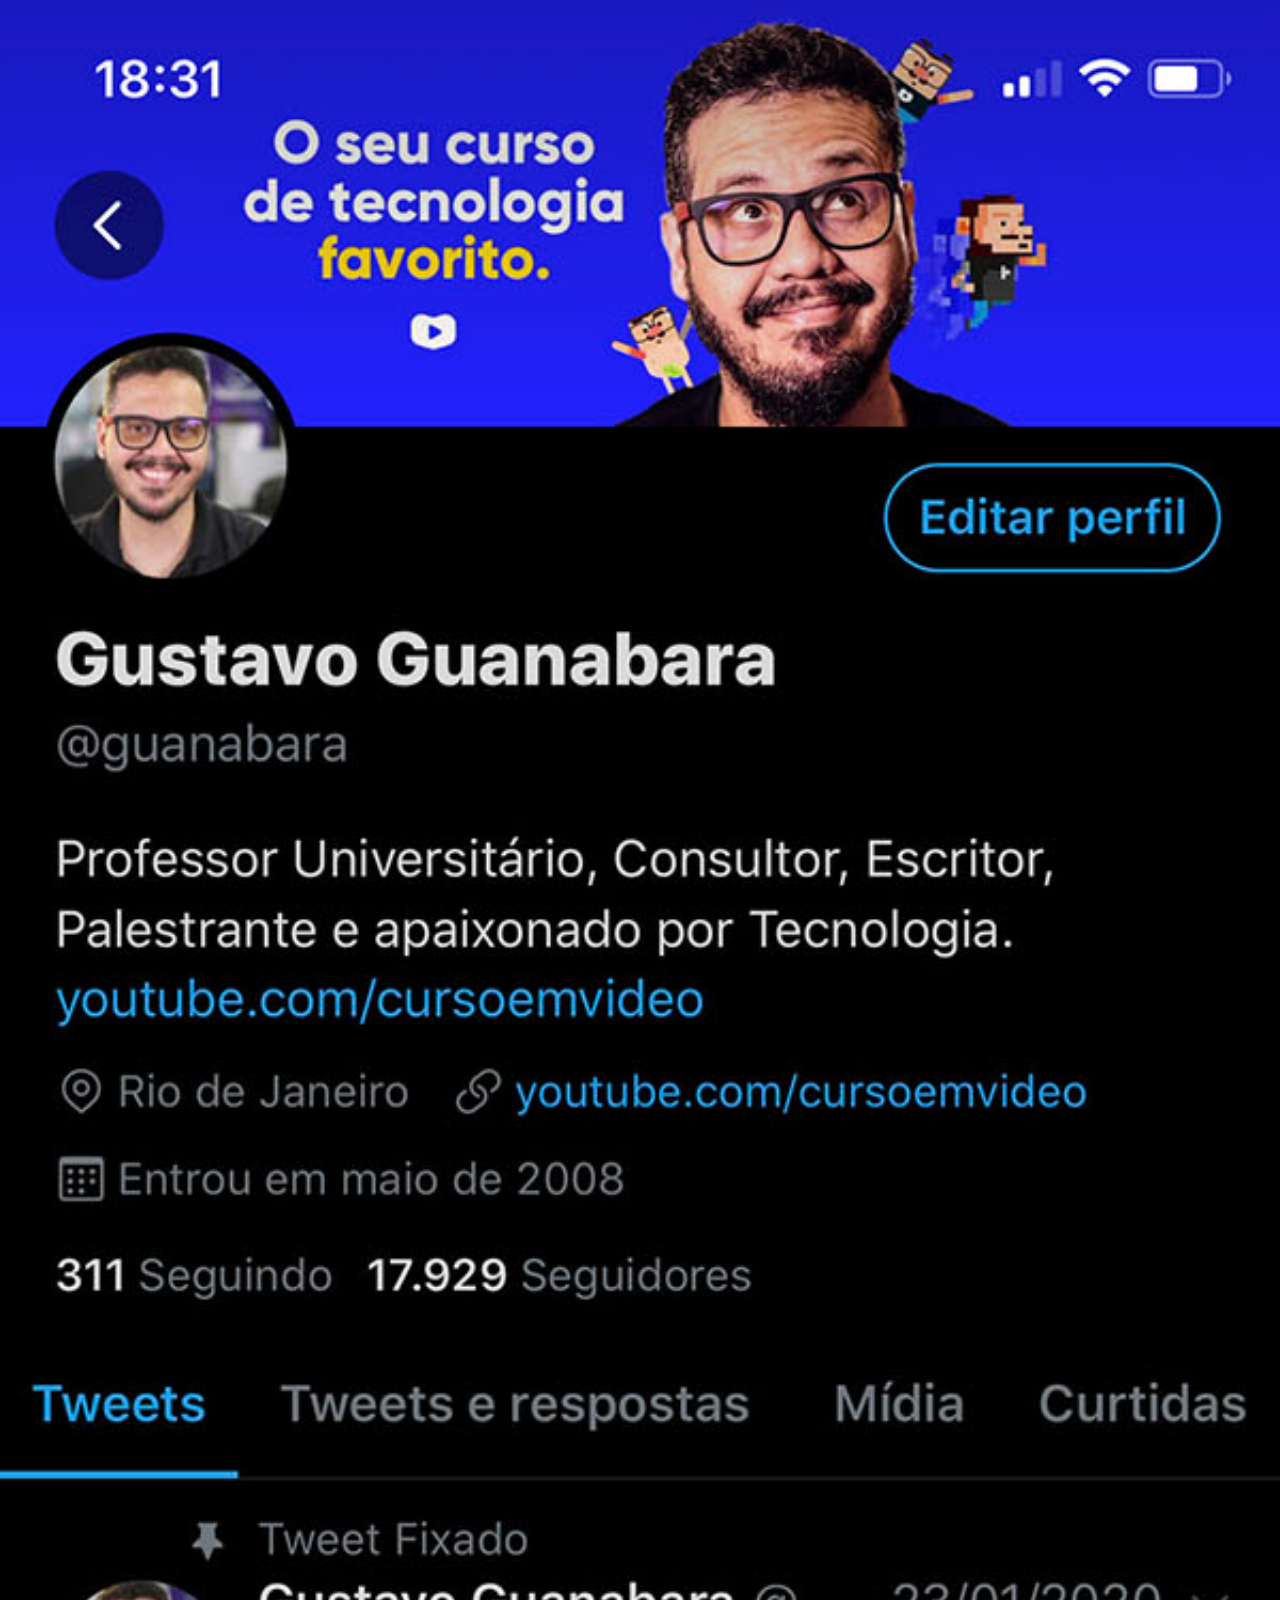
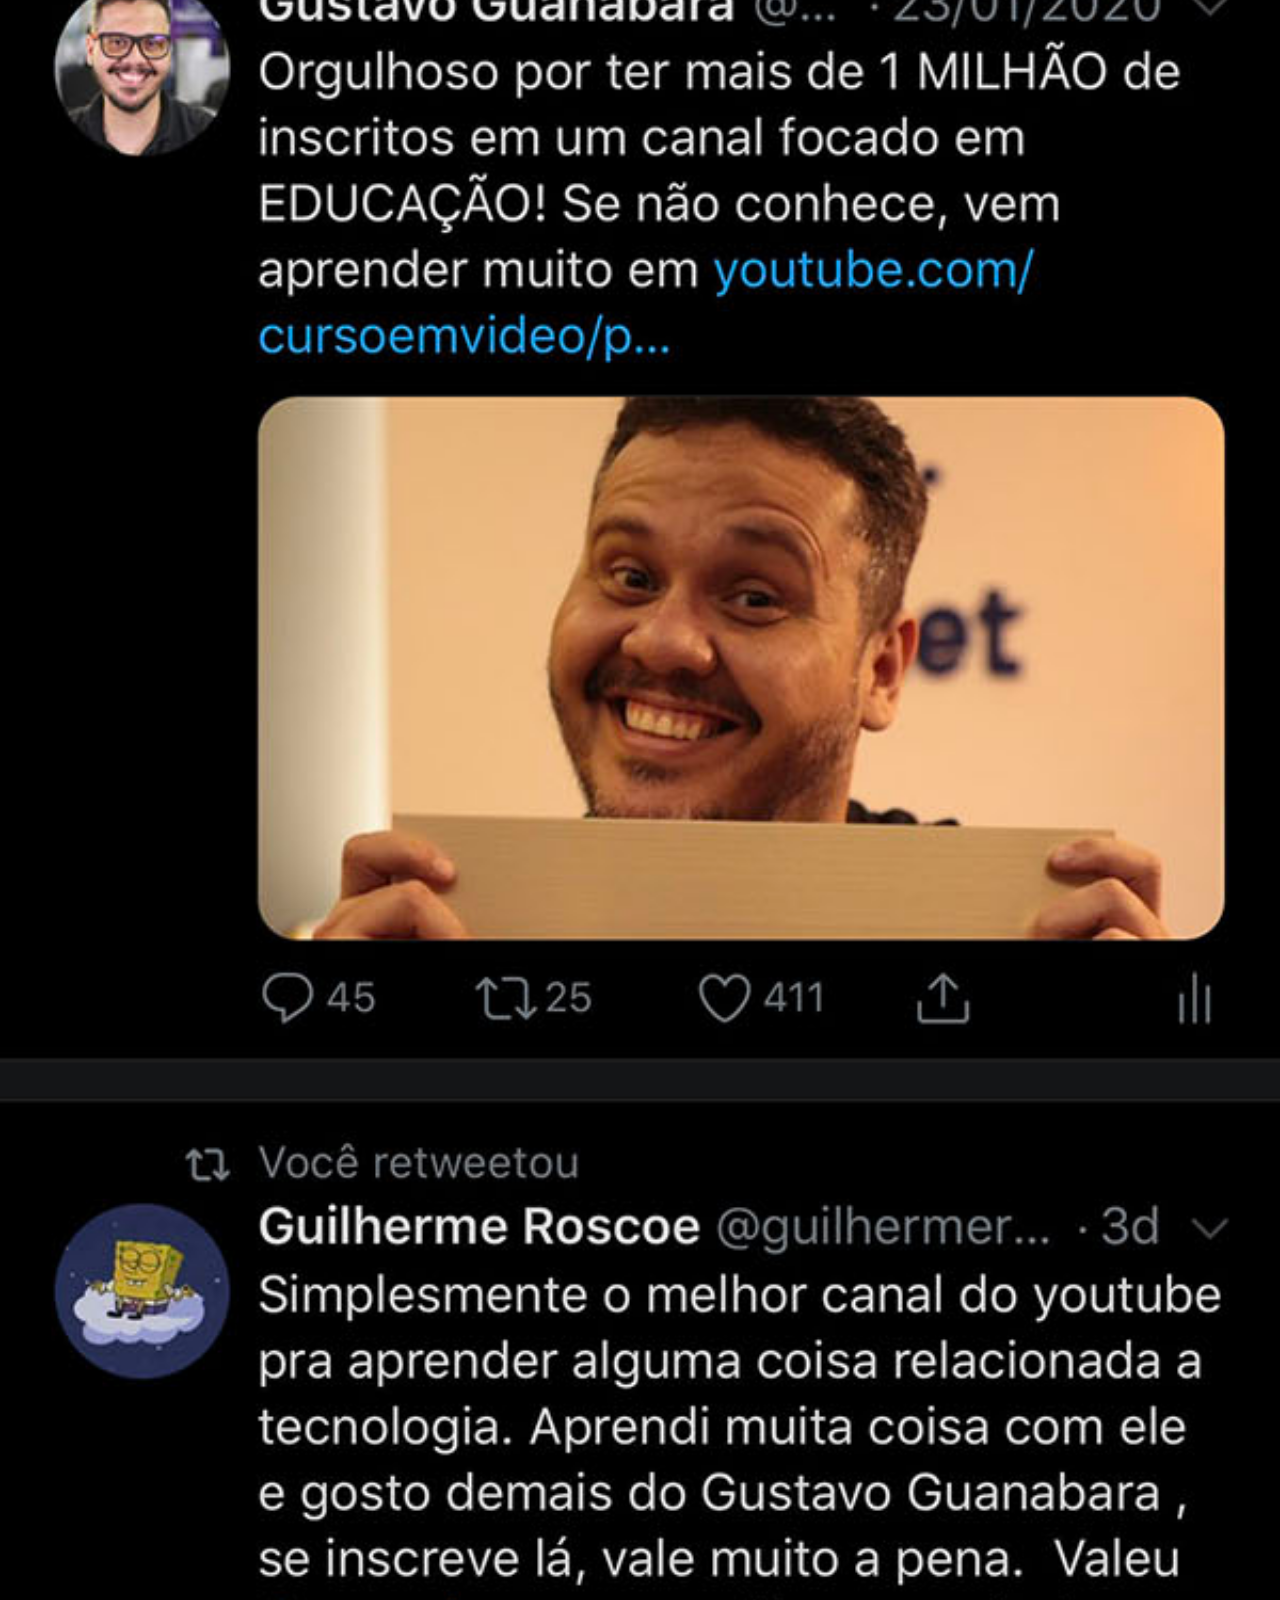
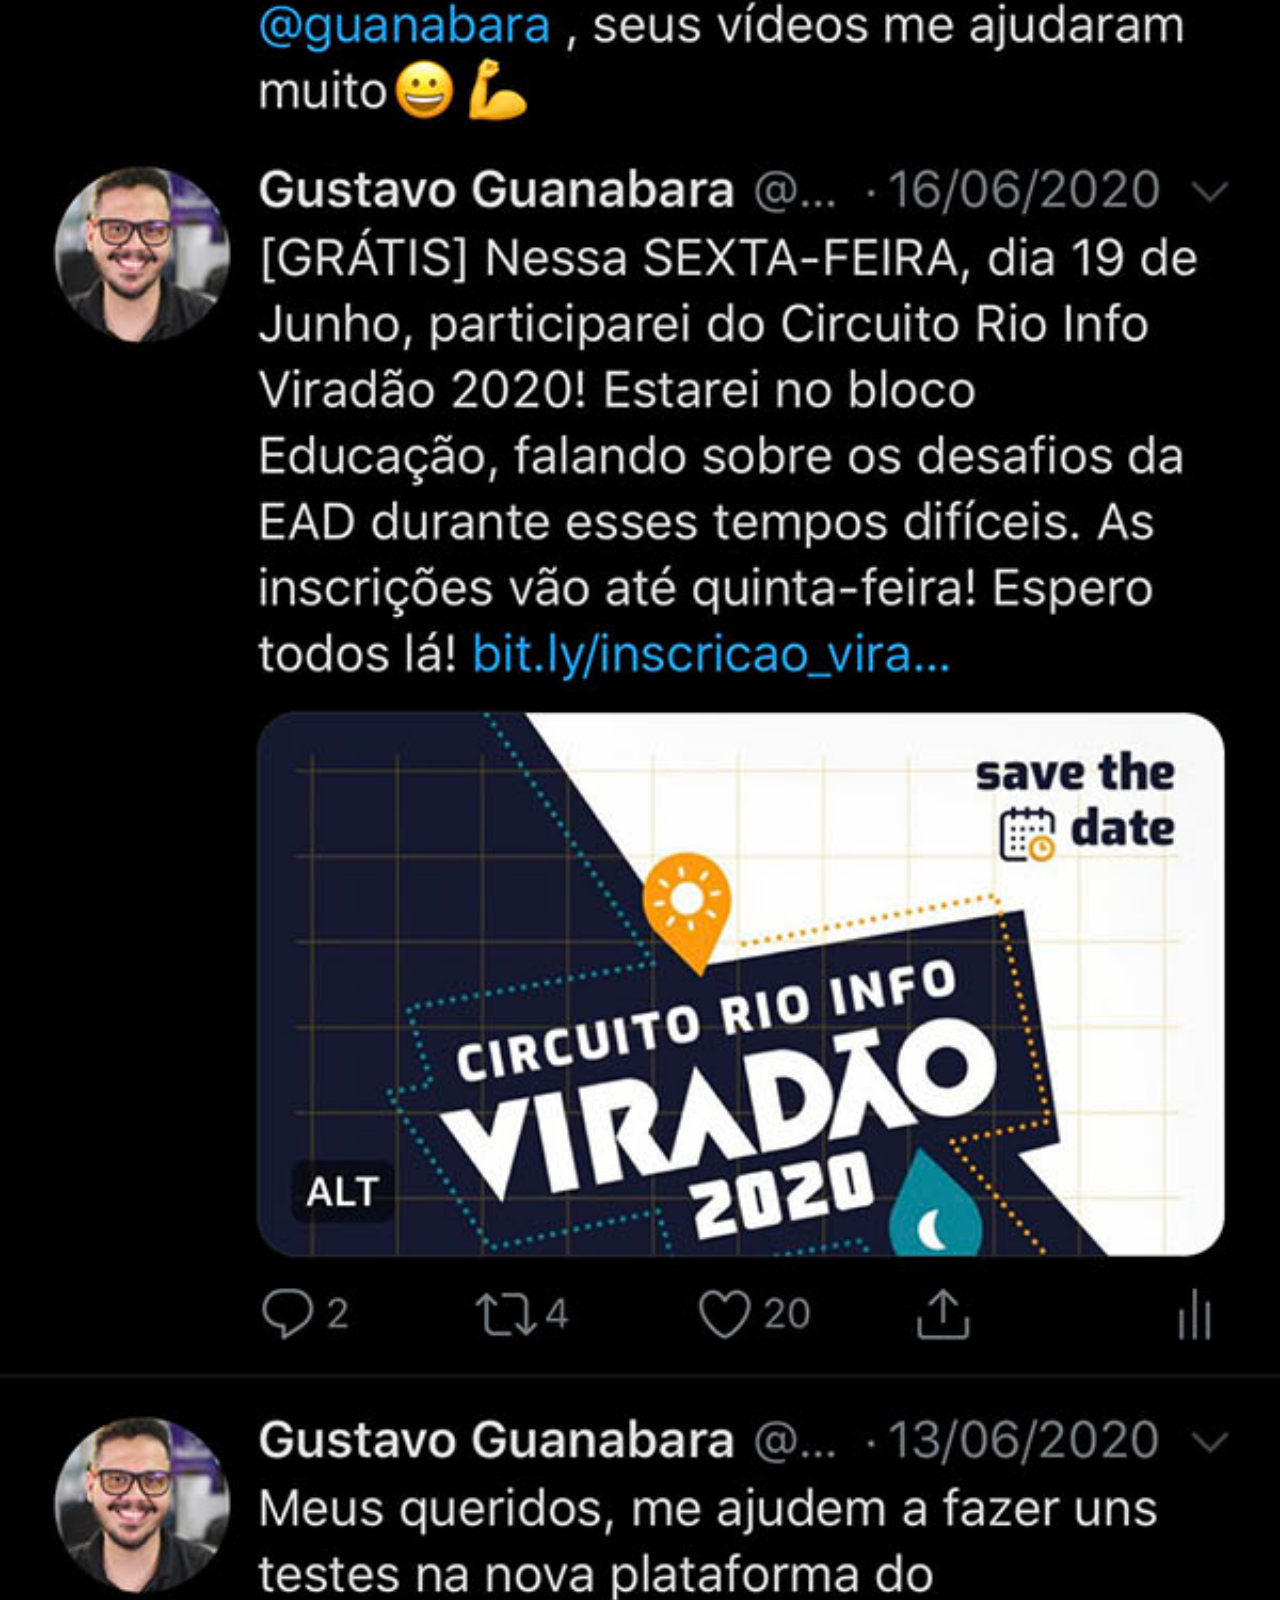
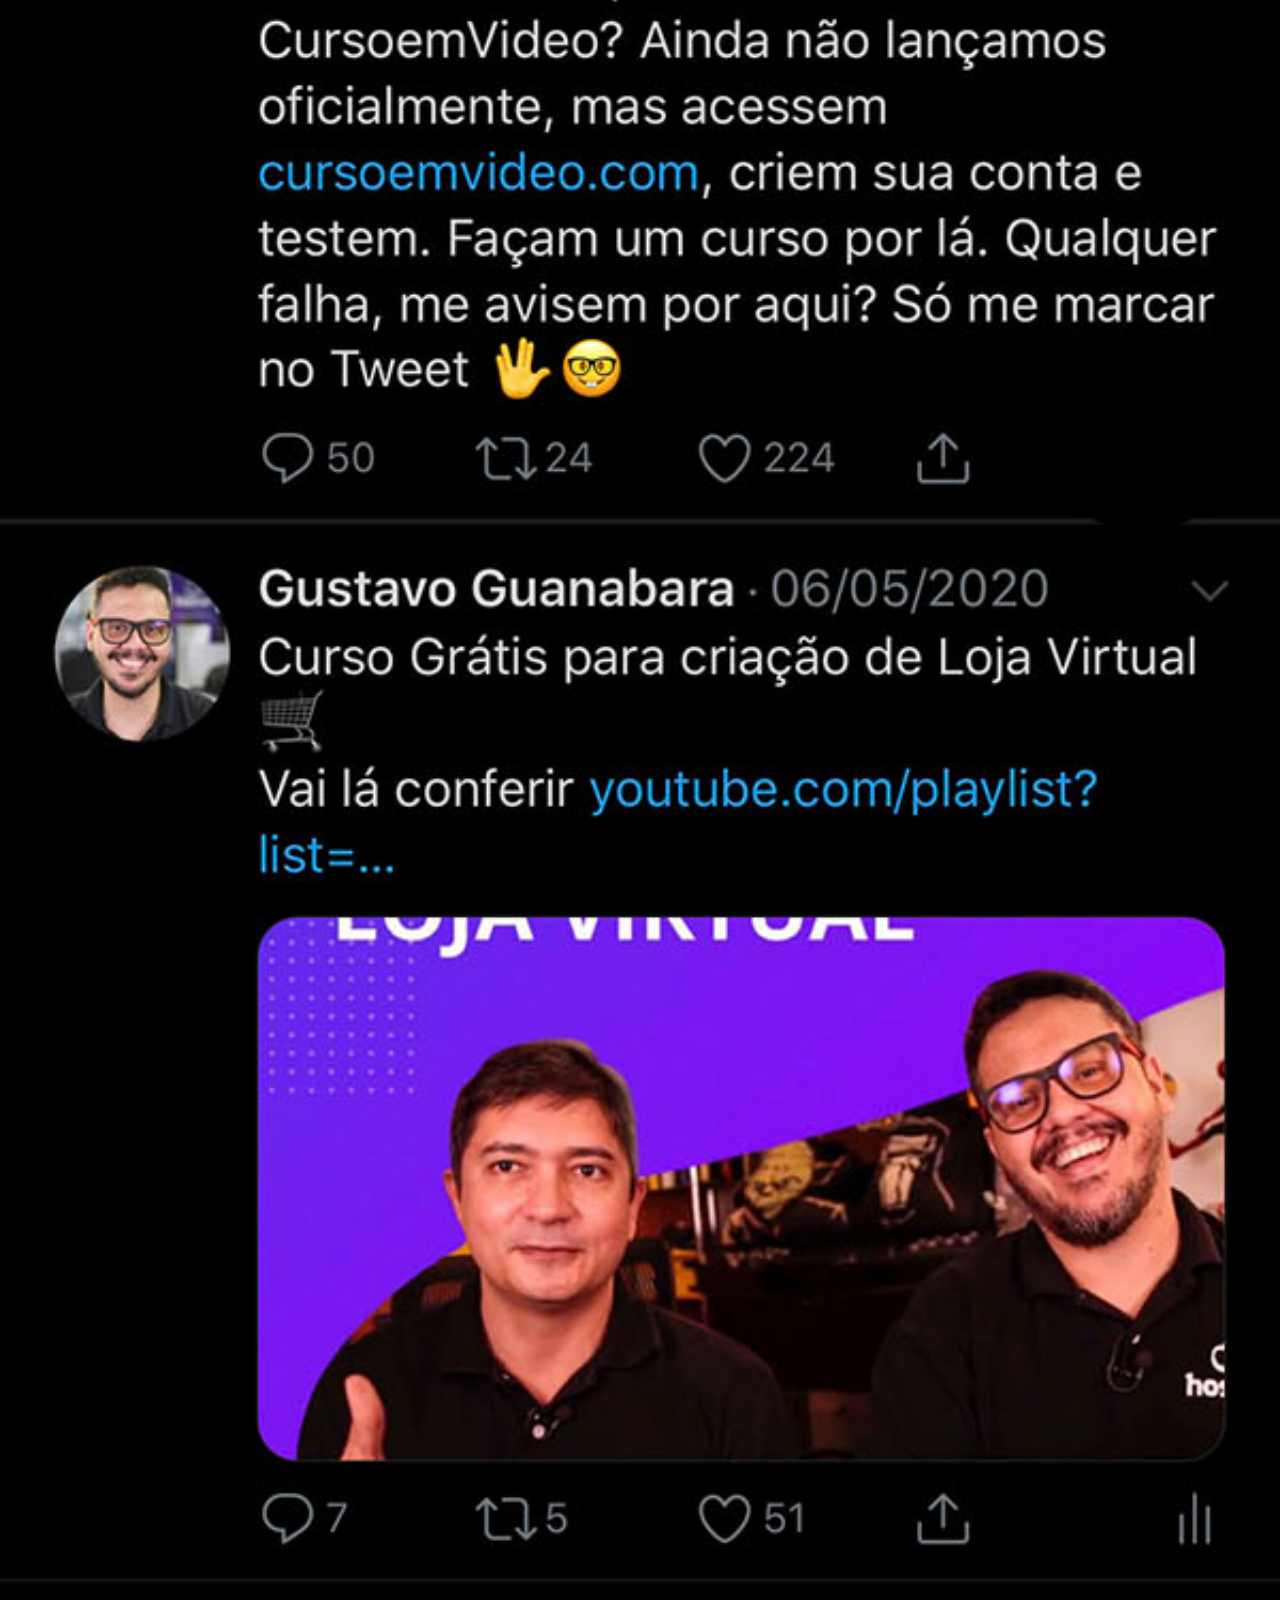
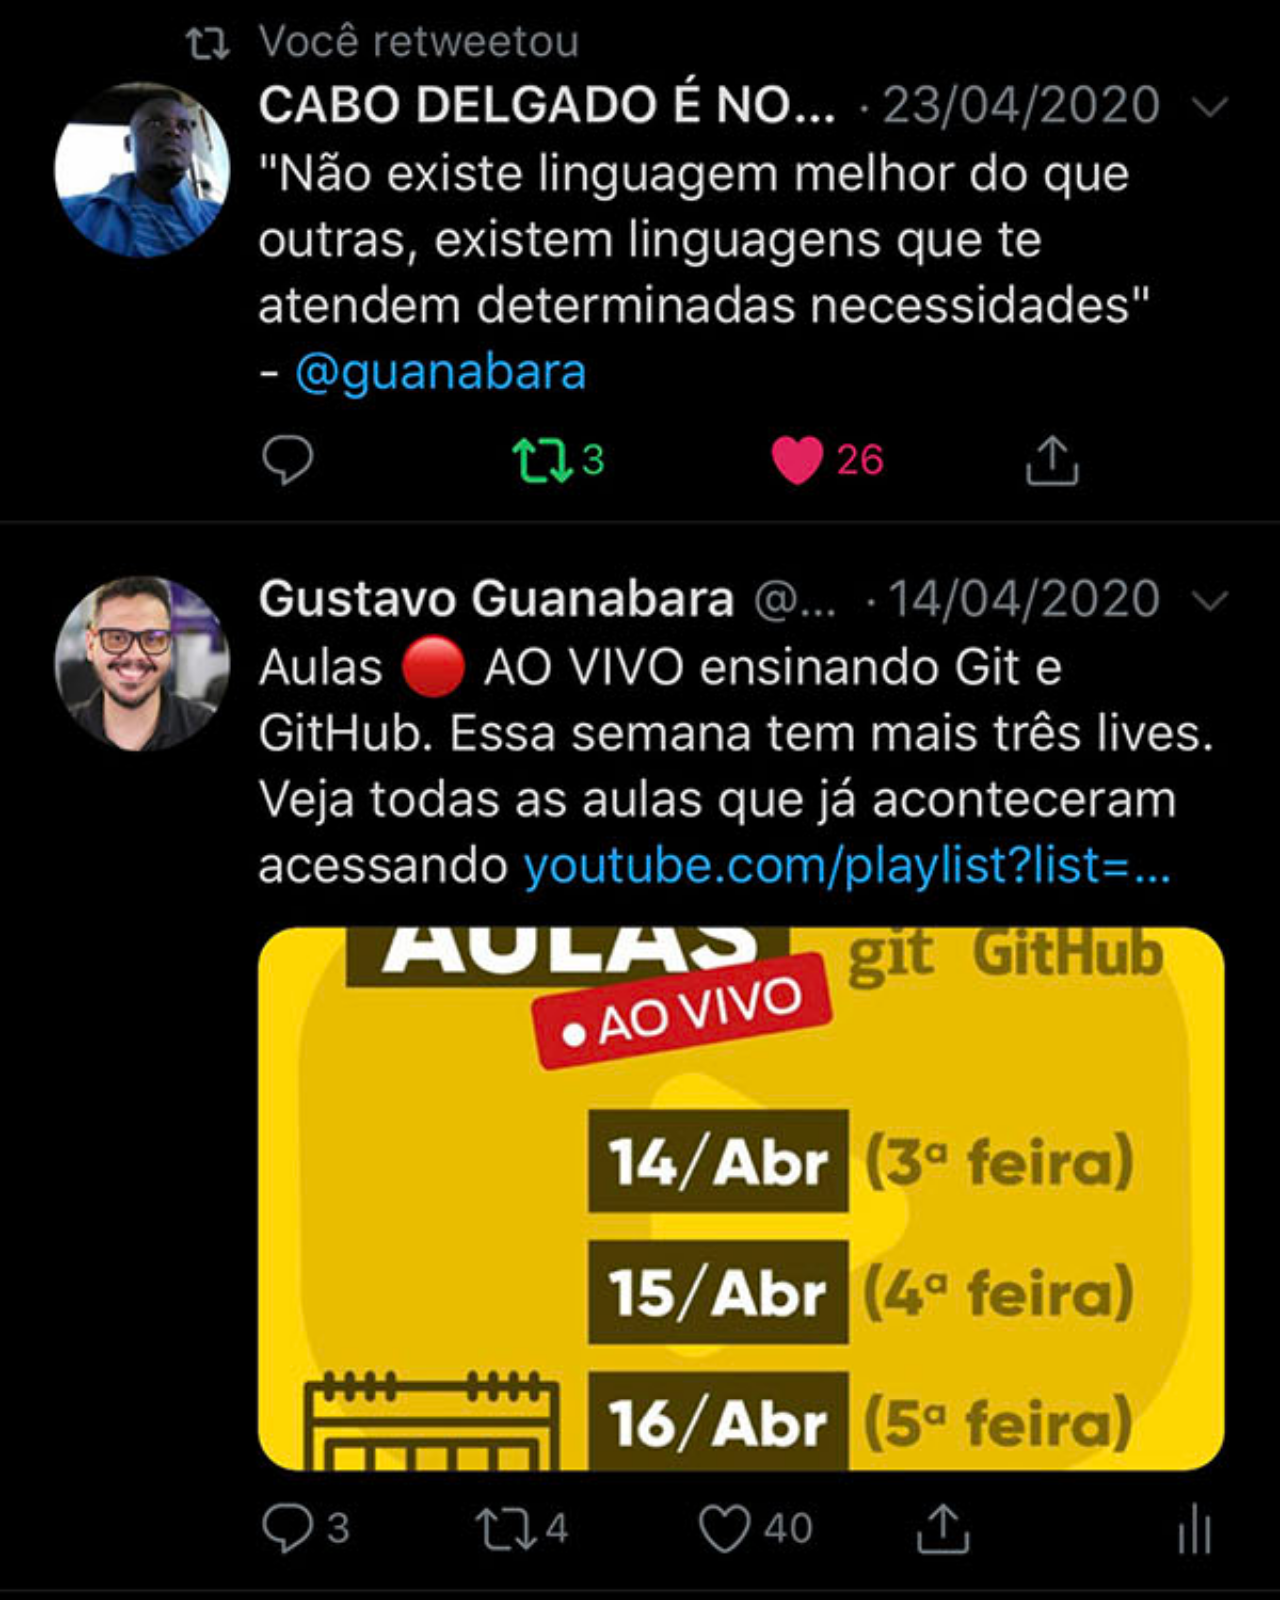
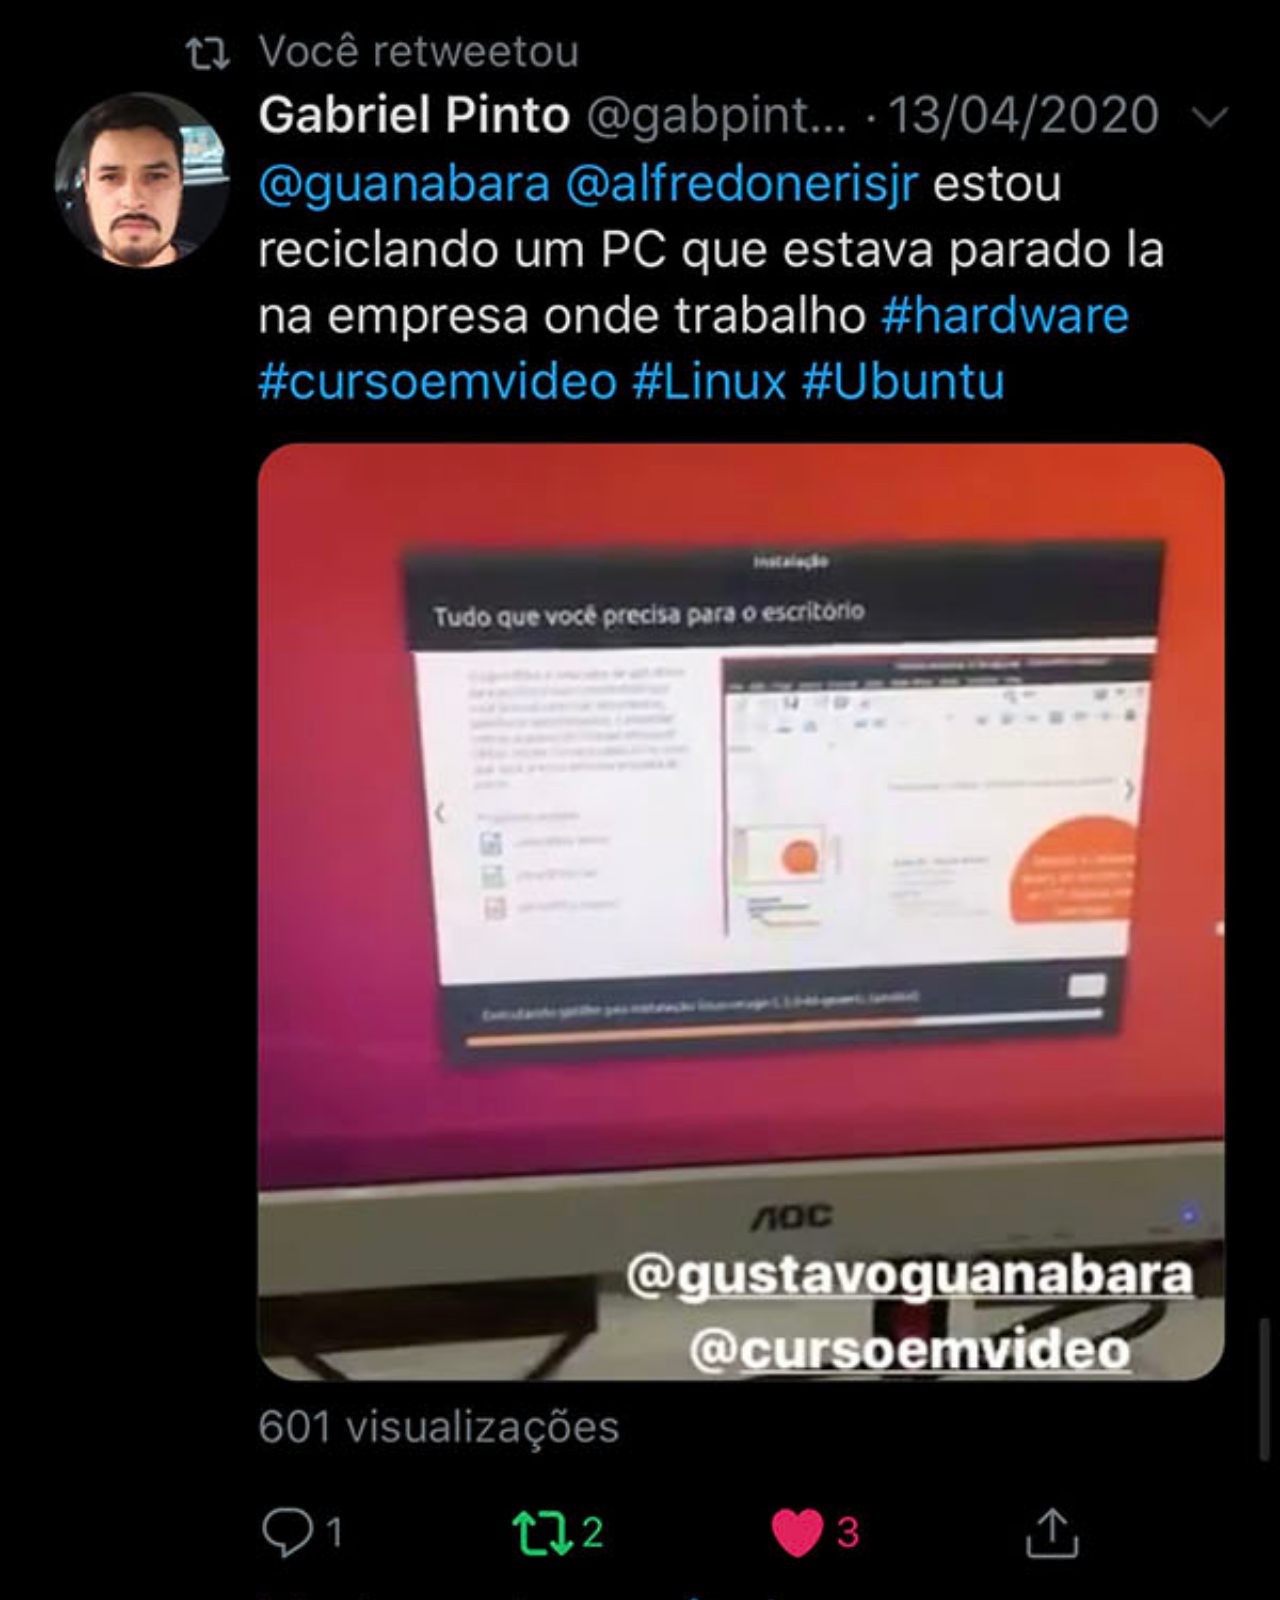
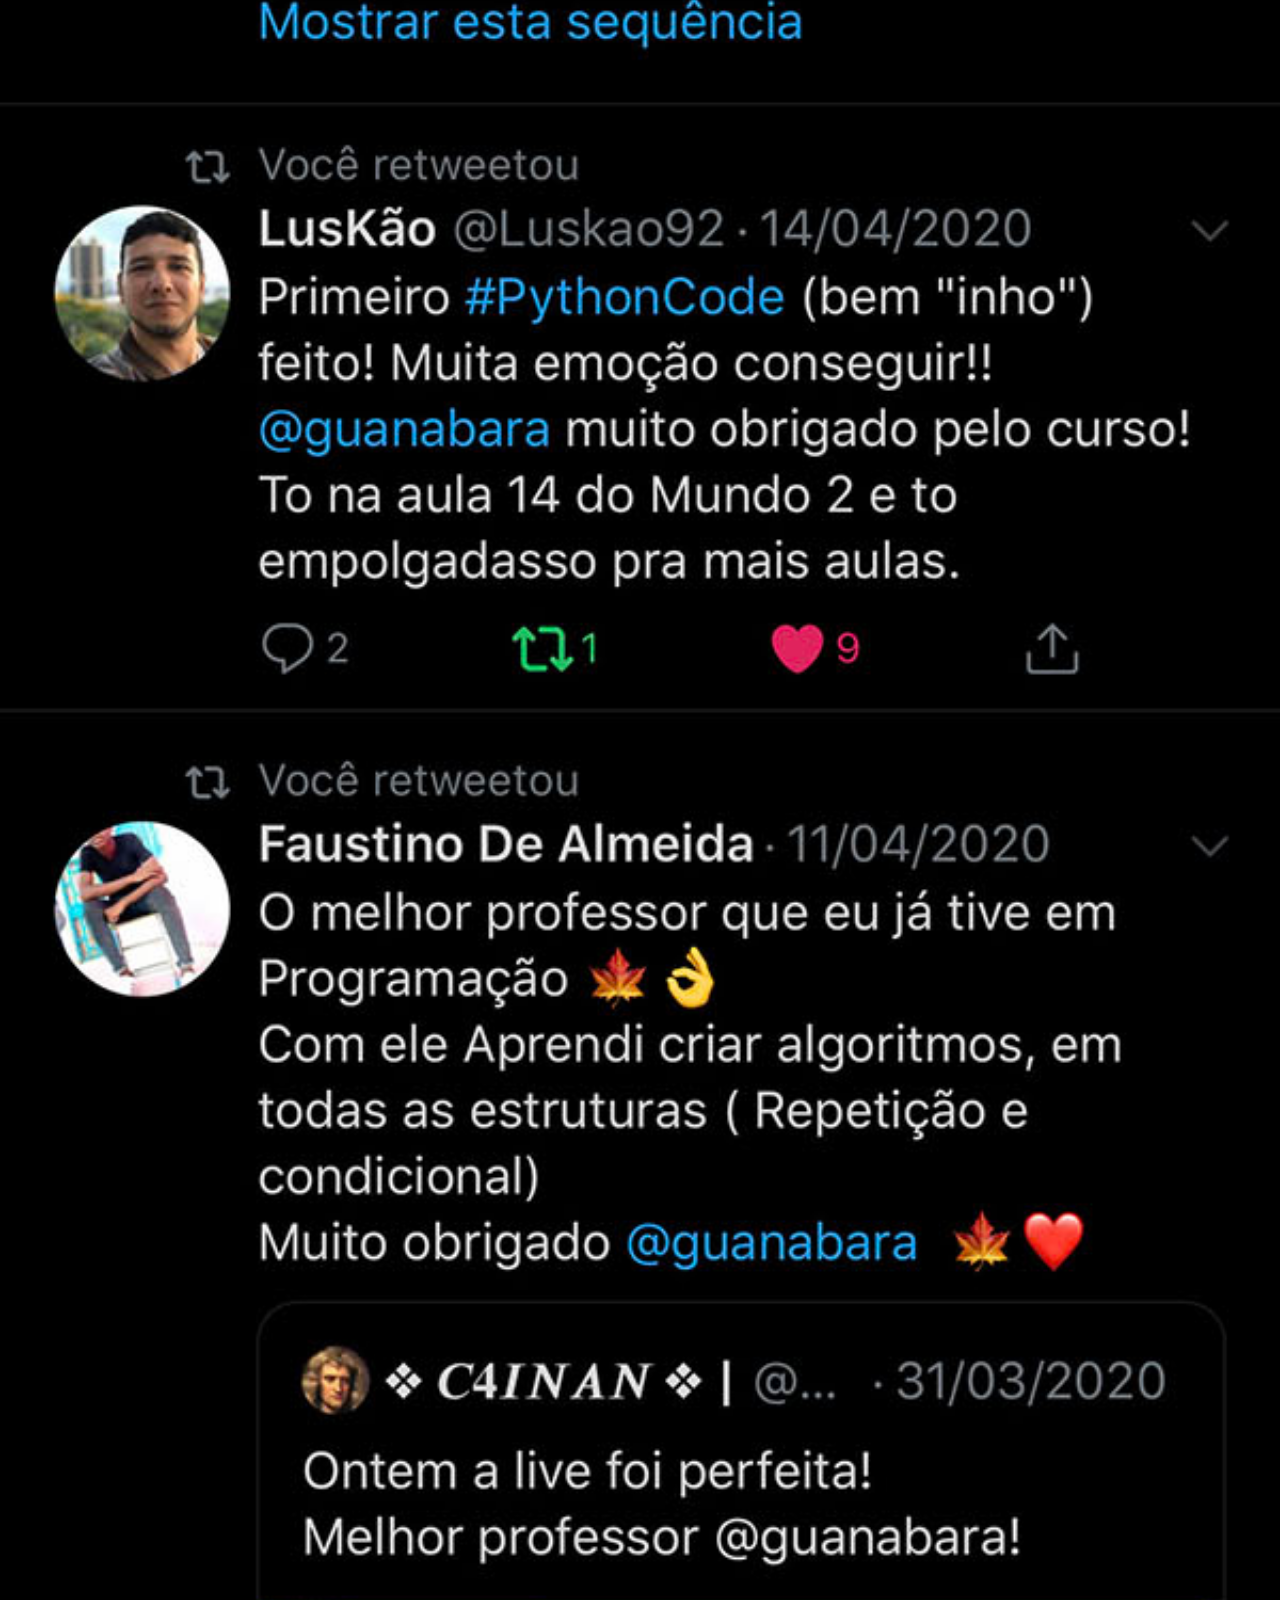
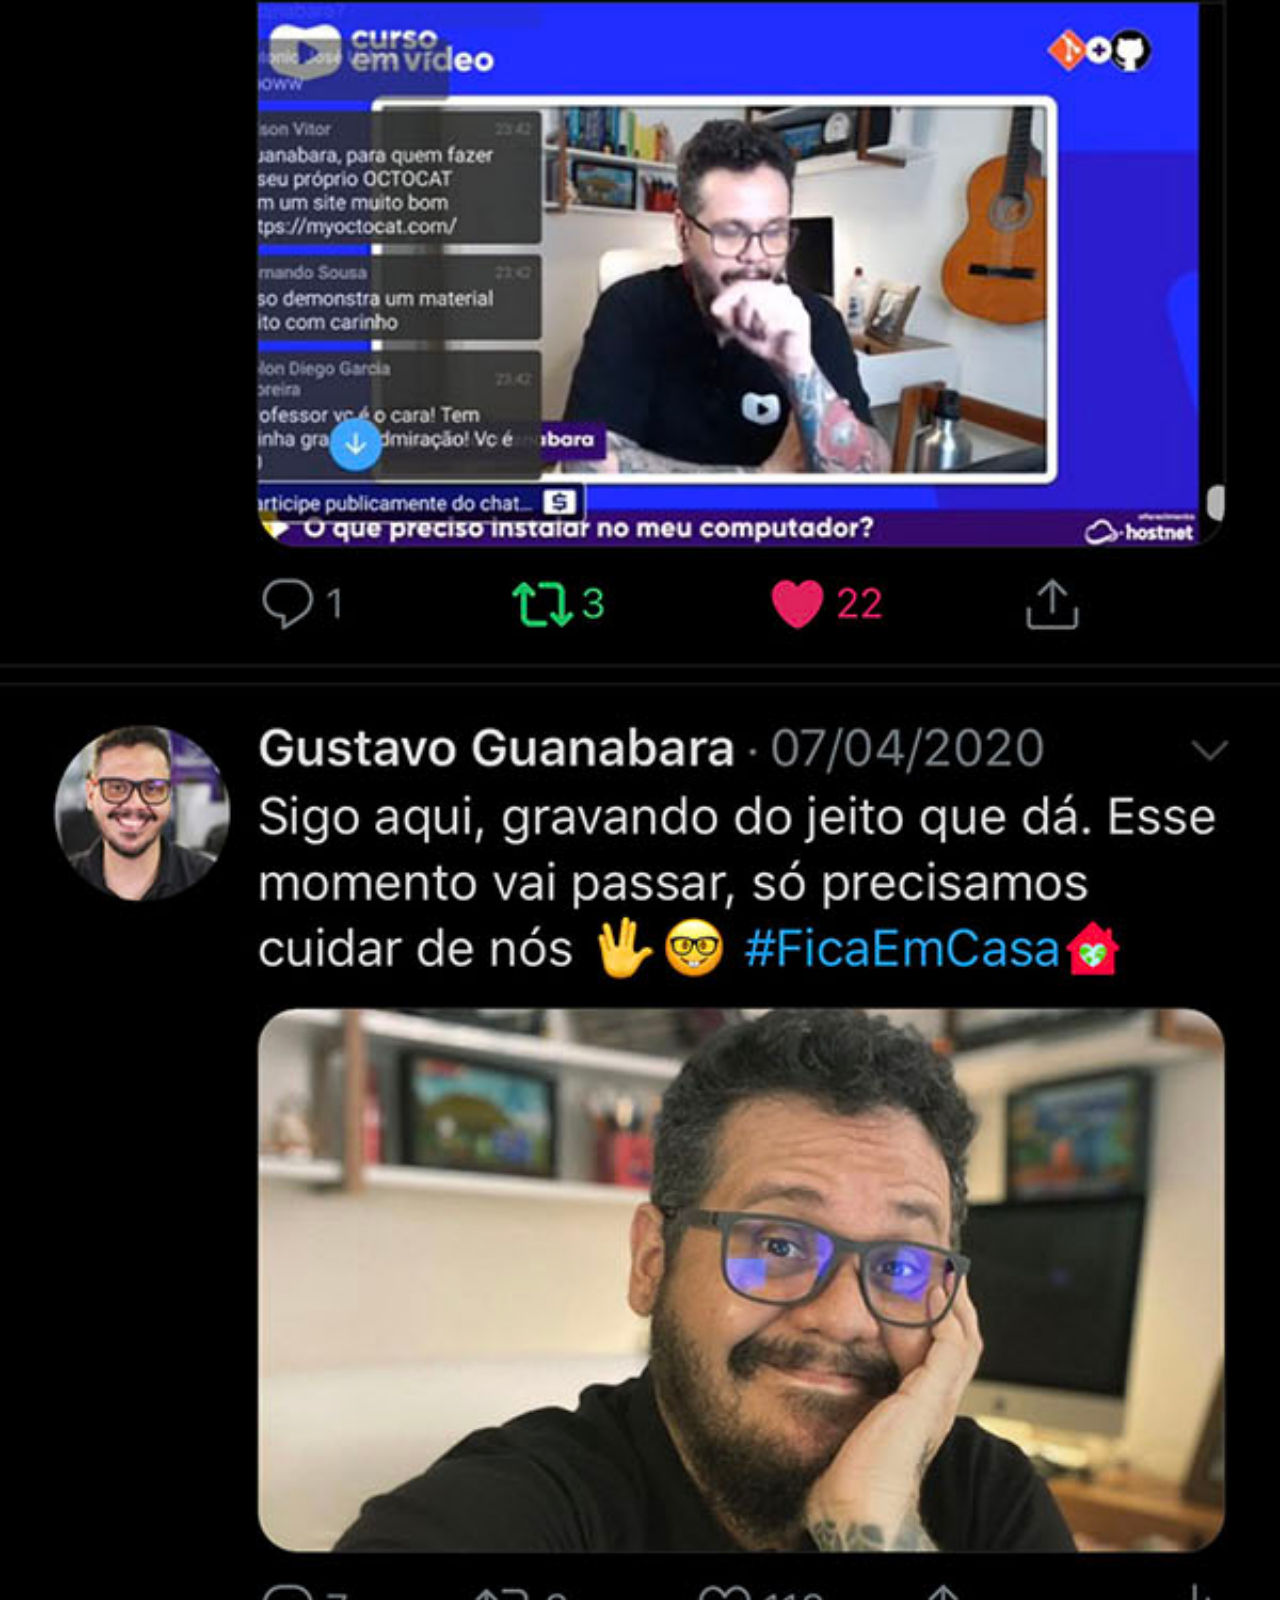
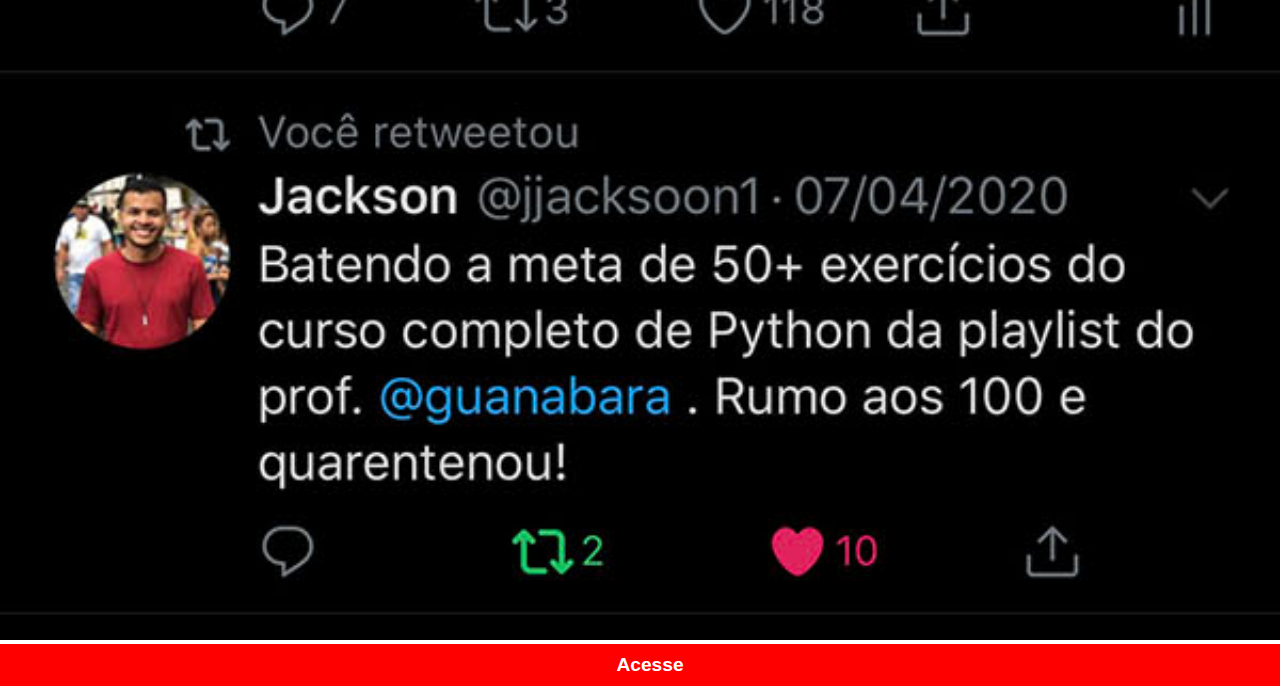
<file: twitter.html>
<!DOCTYPE html>
<html lang="pt-br">
<head>
    <meta charset="UTF-8">
    <meta name="viewport" content="width=device-width, initial-scale=1.0">
    <title>Twitter</title>
    <link rel="stylesheet" href="style/social.css">
</head>
<body>
    <img src="images/tela-twitter.jpg" alt="">
    <a href="https://x.com/Jh0wn_?t=t-nG0FEpxOG7J-BSpLYYGA&s=09" target="_blank">Acesse</a>
</body>
</html>
</file>
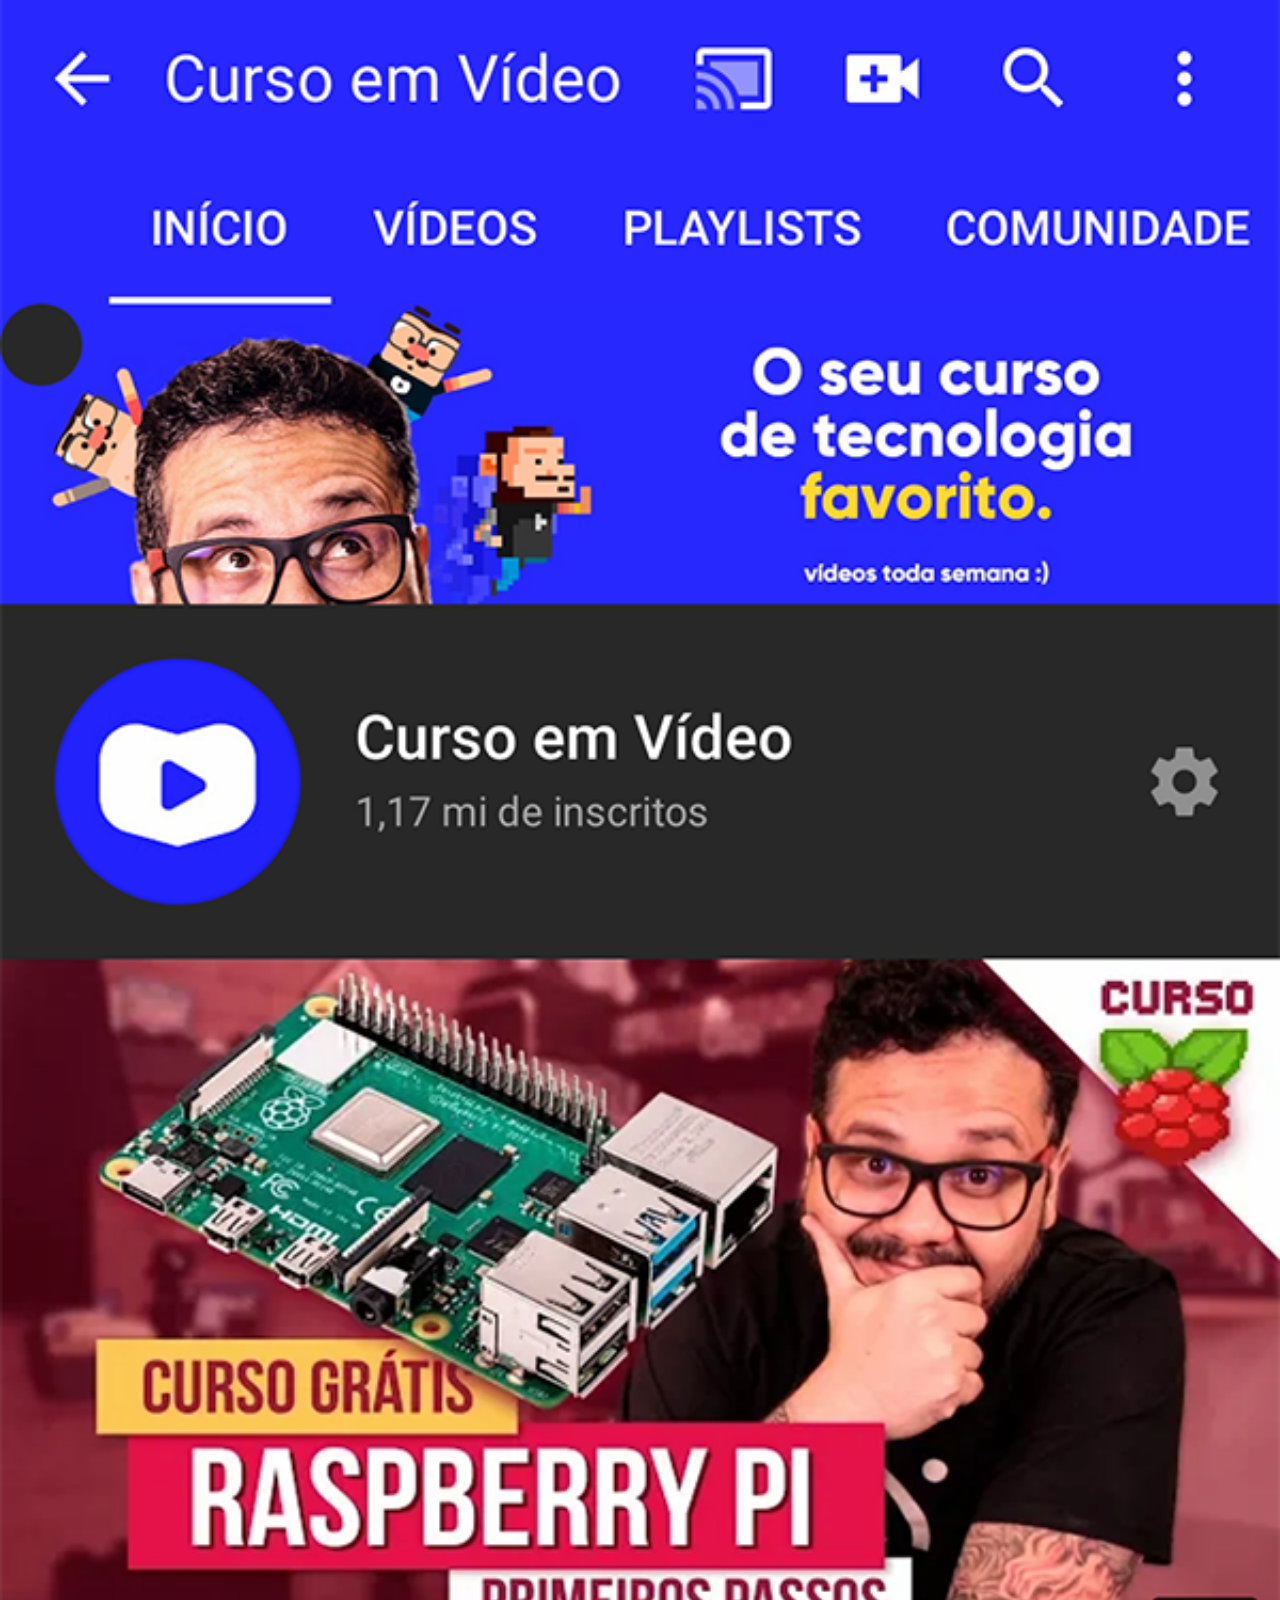
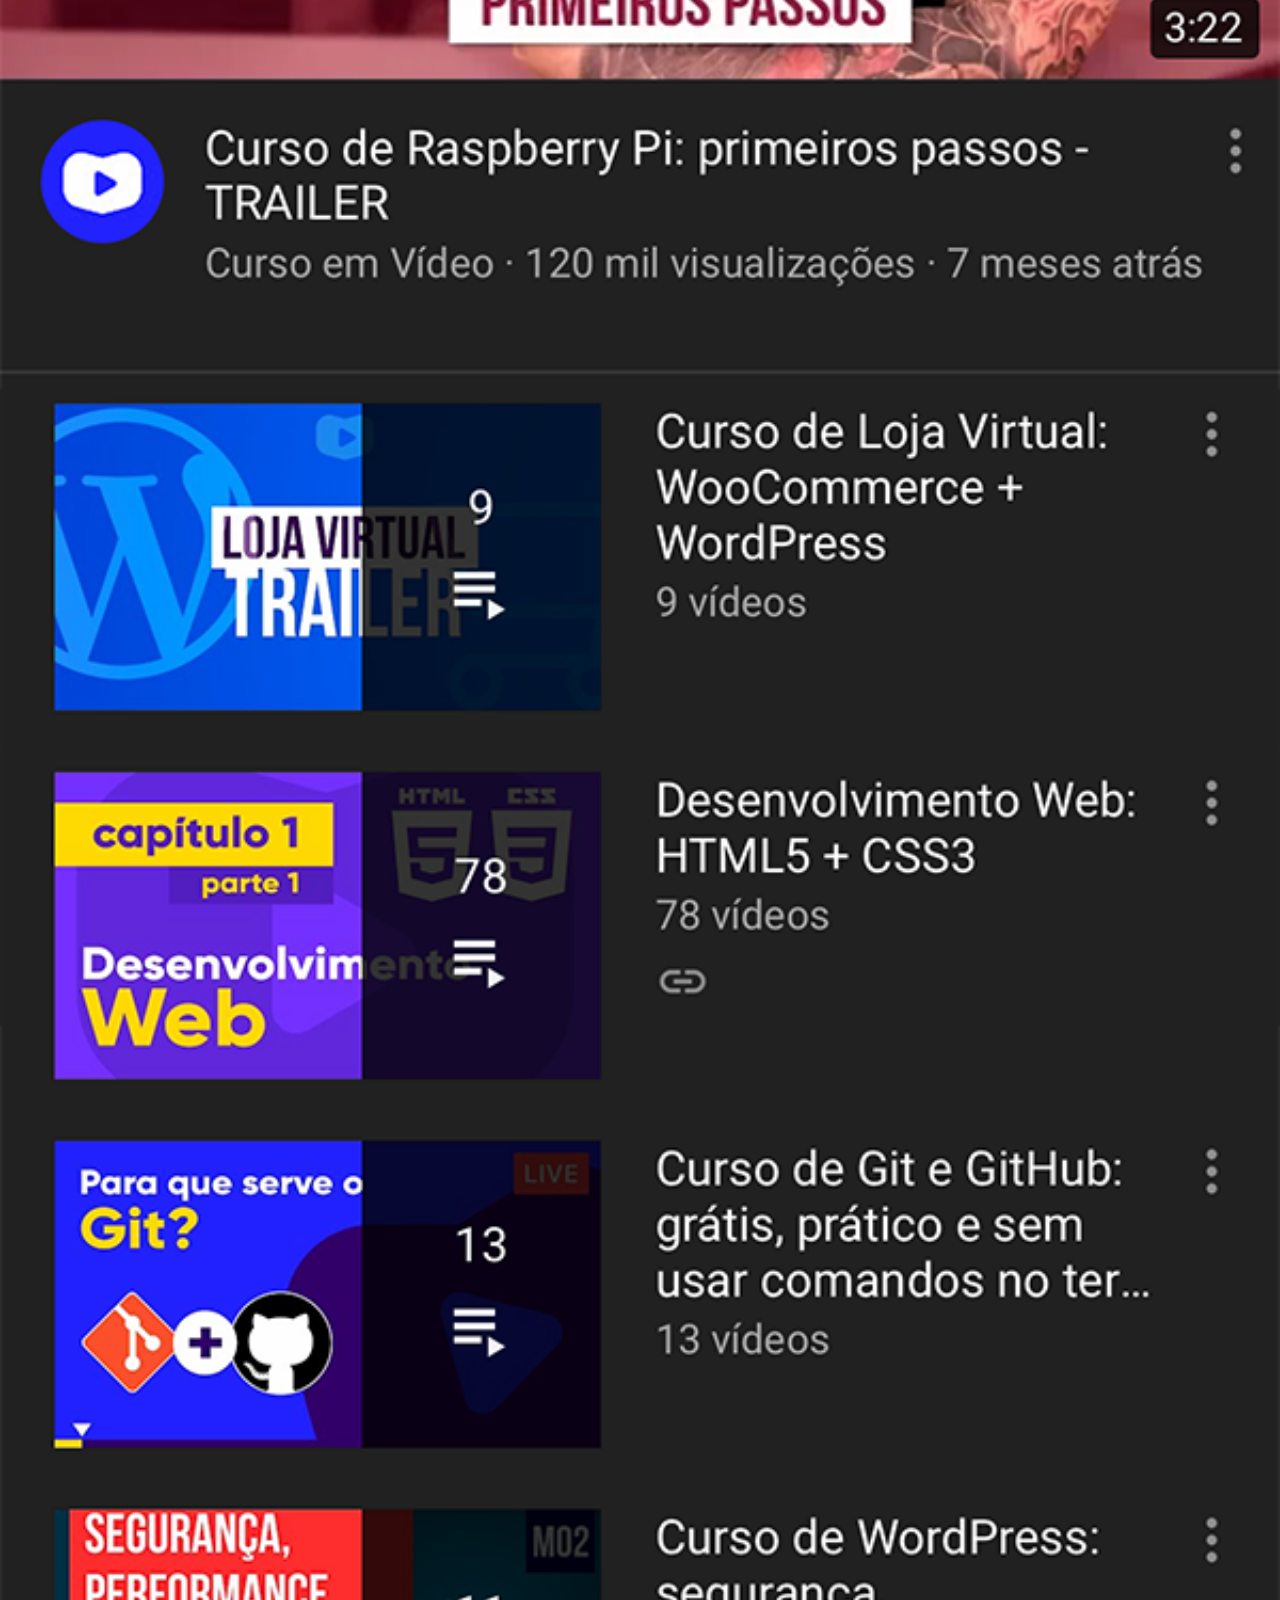
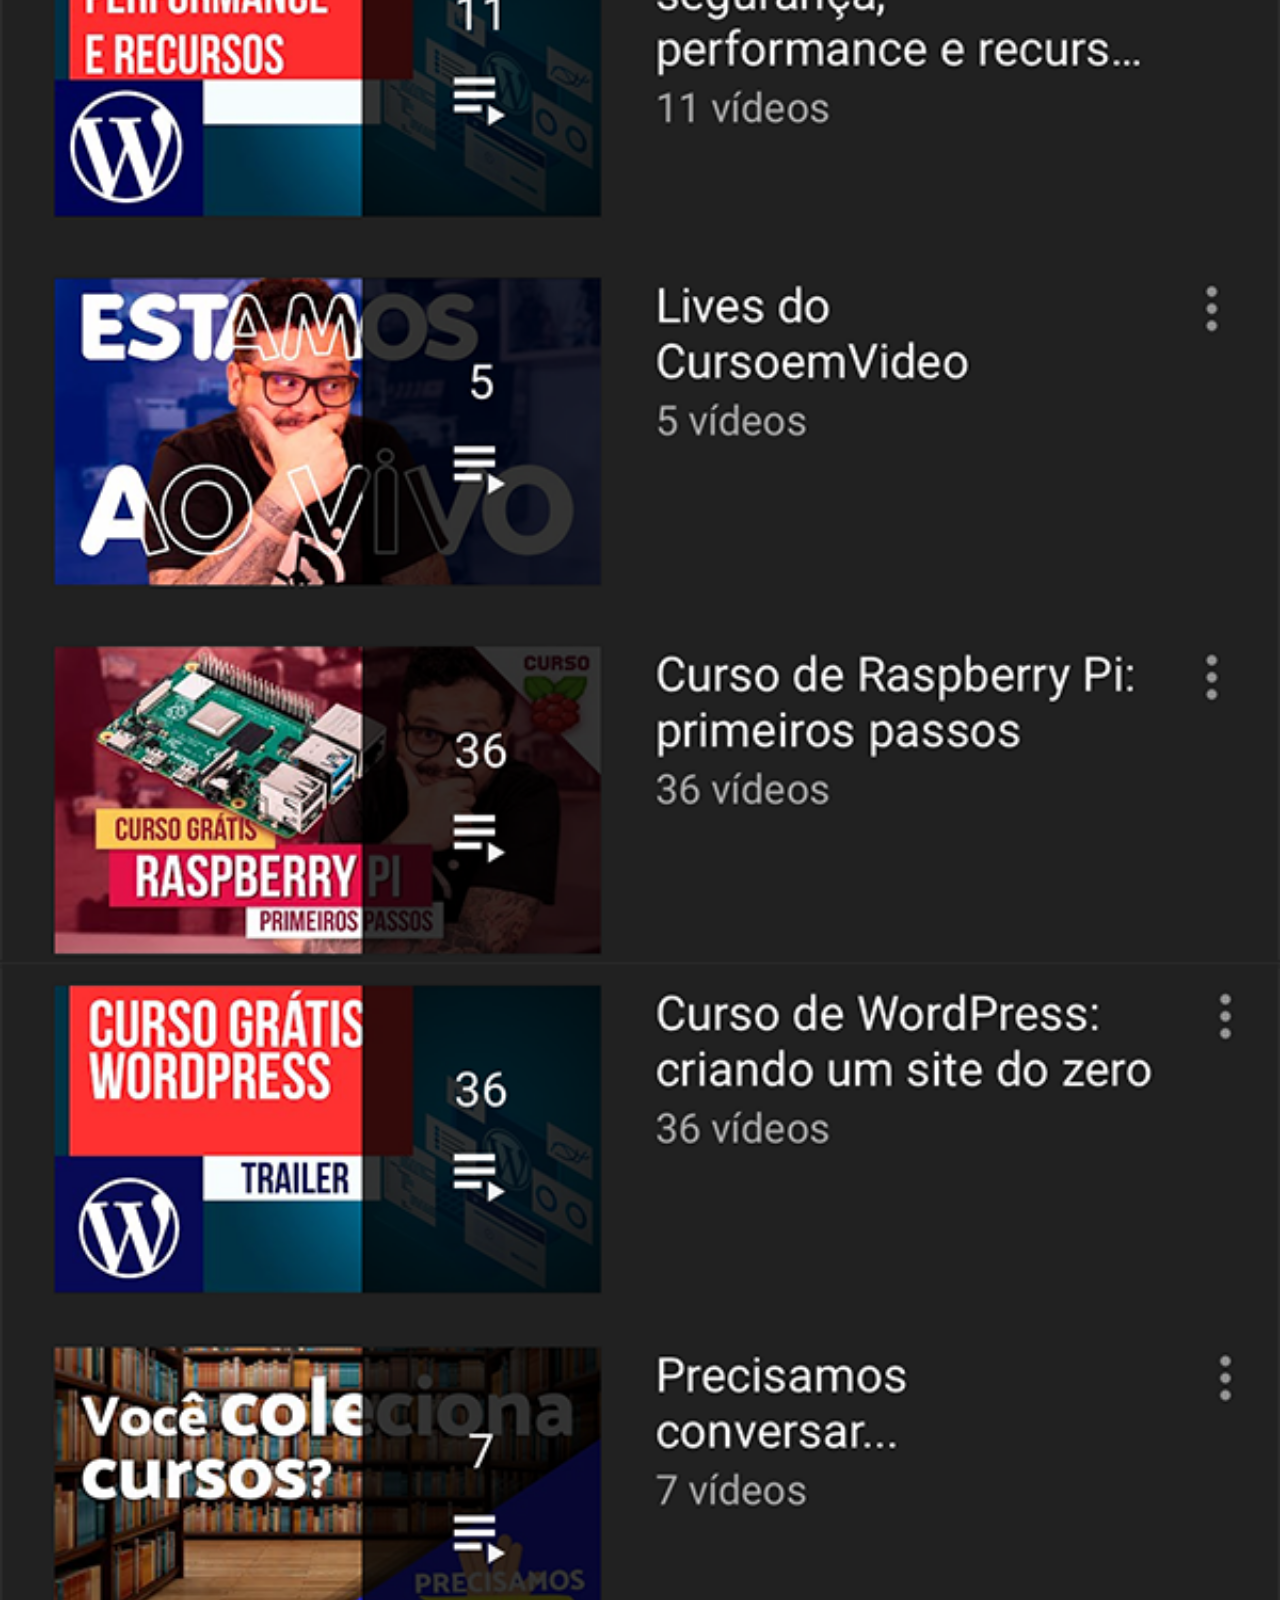
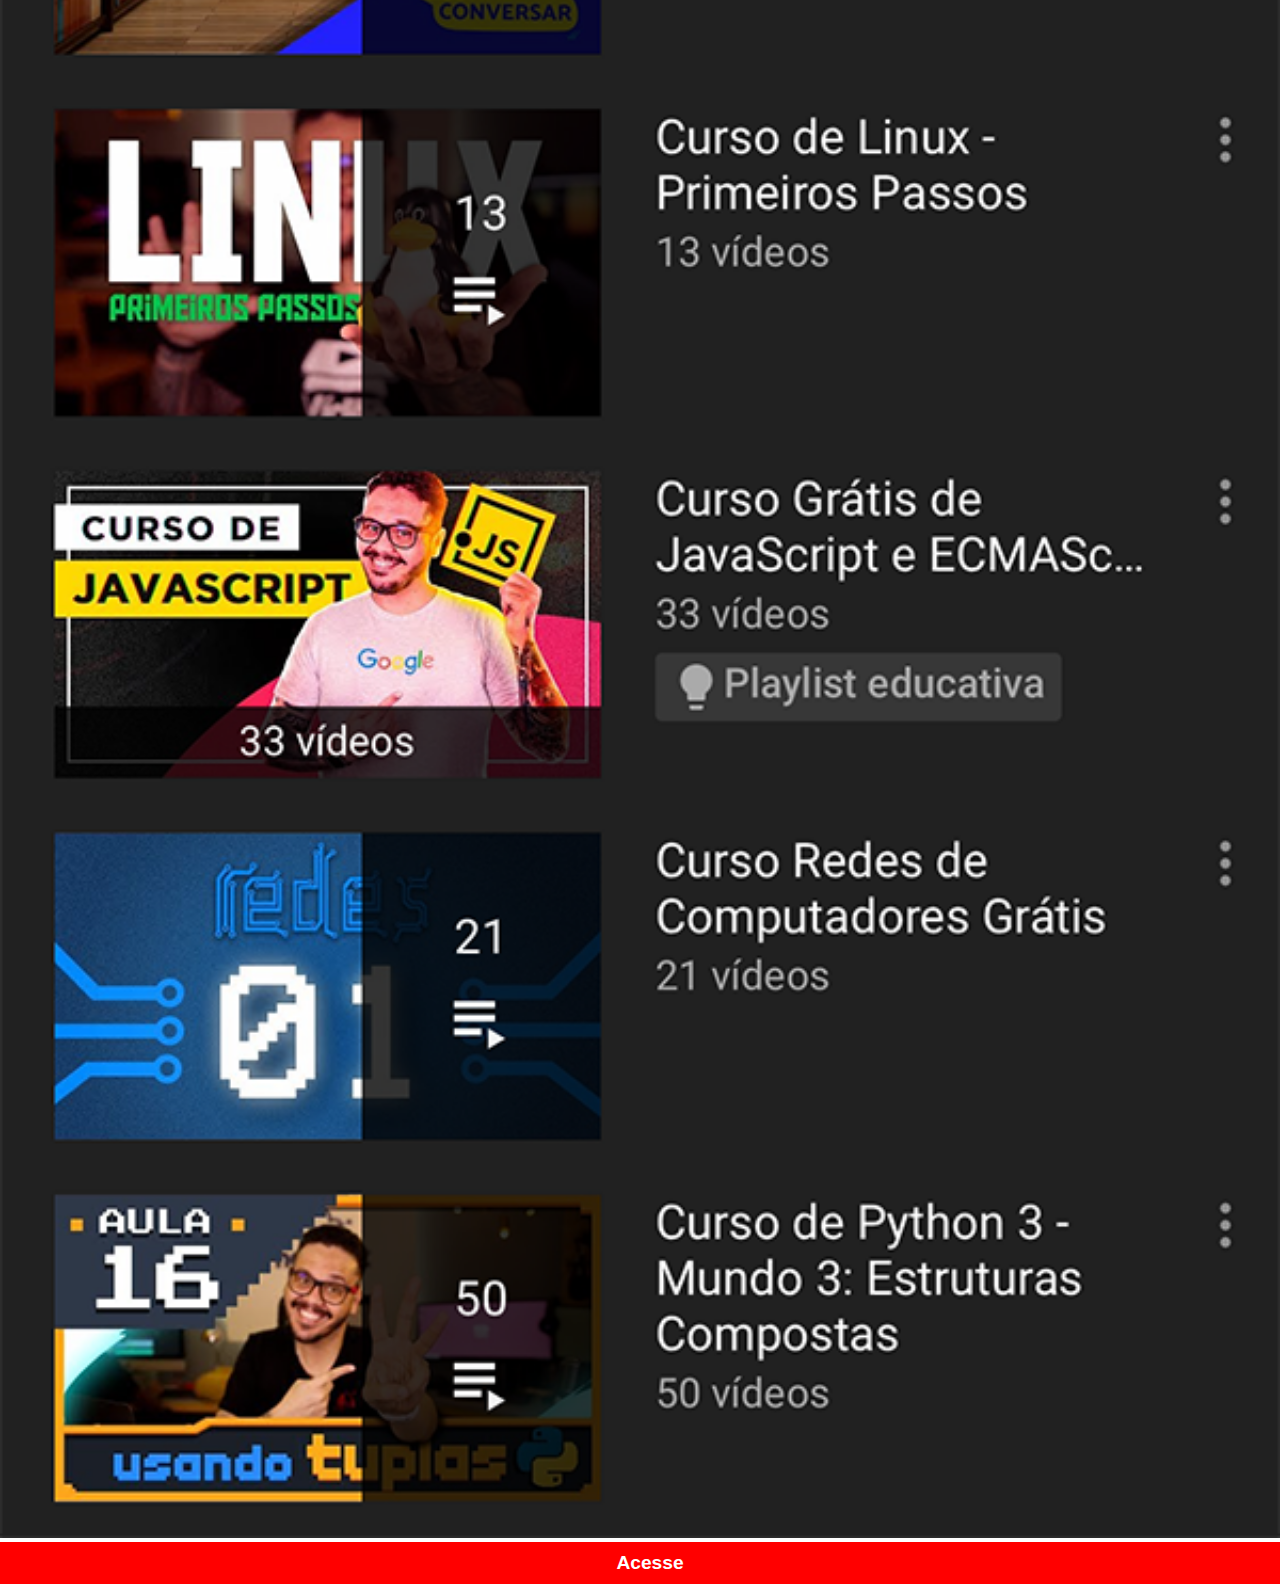
<file: youtube.html>
<!DOCTYPE html>
<html lang="pt-br">
<head>
    <meta charset="UTF-8">
    <meta name="viewport" content="width=device-width, initial-scale=1.0">
    <title>Youtube</title>
    <link rel="stylesheet" href="style/social.css">
</head>
<body>
    <img src="images/tela-youtube.png" alt="">
    <a href="https://www.youtube.com/@Jhown9944" target="_blank">Acesse</a>
</body>
</html>
</file>
<file: style/style.css>
@charset "UTF-8";

body {
    background: url(../images/fundo-madeira.jpg) no-repeat top center;
    background-size: cover;
    height: 100vh;
    width: 100vw;
    margin: 0;
    padding: 0;
}

main {
    position: relative;
    width: 100vw;
    height: 100vh;
}

section#telefone {
    position: absolute;
    top: 50%;
    left: 50%;
    transform: translate(-50%, -50%);
}

iframe {
    background-color: white;
    height: 472px;
    width: 270px;
    position: absolute;
    top: 50%;
    left: 50%;
    transform: translate(-50%, -50%);
}
#redes {
    width: 66px;
    height: fit-content;
}

#redes img.botao {
    border-radius: 50%;
    width: 50px;
    margin: 5px;
}

#redes img:hover {
    width: 60px;
    transition: .5s;
}
</file>
<file: style/social.css>
@charset "UTF-8";

* {
    margin: 0px;
    padding: 0px;
    font-family: Arial, Helvetica, sans-serif;
}

body {
    height: 100vh;
    width: 100vw;
}

::-webkit-scrollbar {
    width: 0px;
    height: 0px;
}

img {
    width: 100vw;
}

a {
    text-decoration: none;
    font-weight: bold;
    font-size: 1.2em;
    color: white;
    background-color: red;
    padding: 10px;
    width: 100vw;
    display: block;
    text-align: center;
}

a:hover {
    background-color: green;
    transition: .6s;
    text-decoration: underline;
}
</file>
